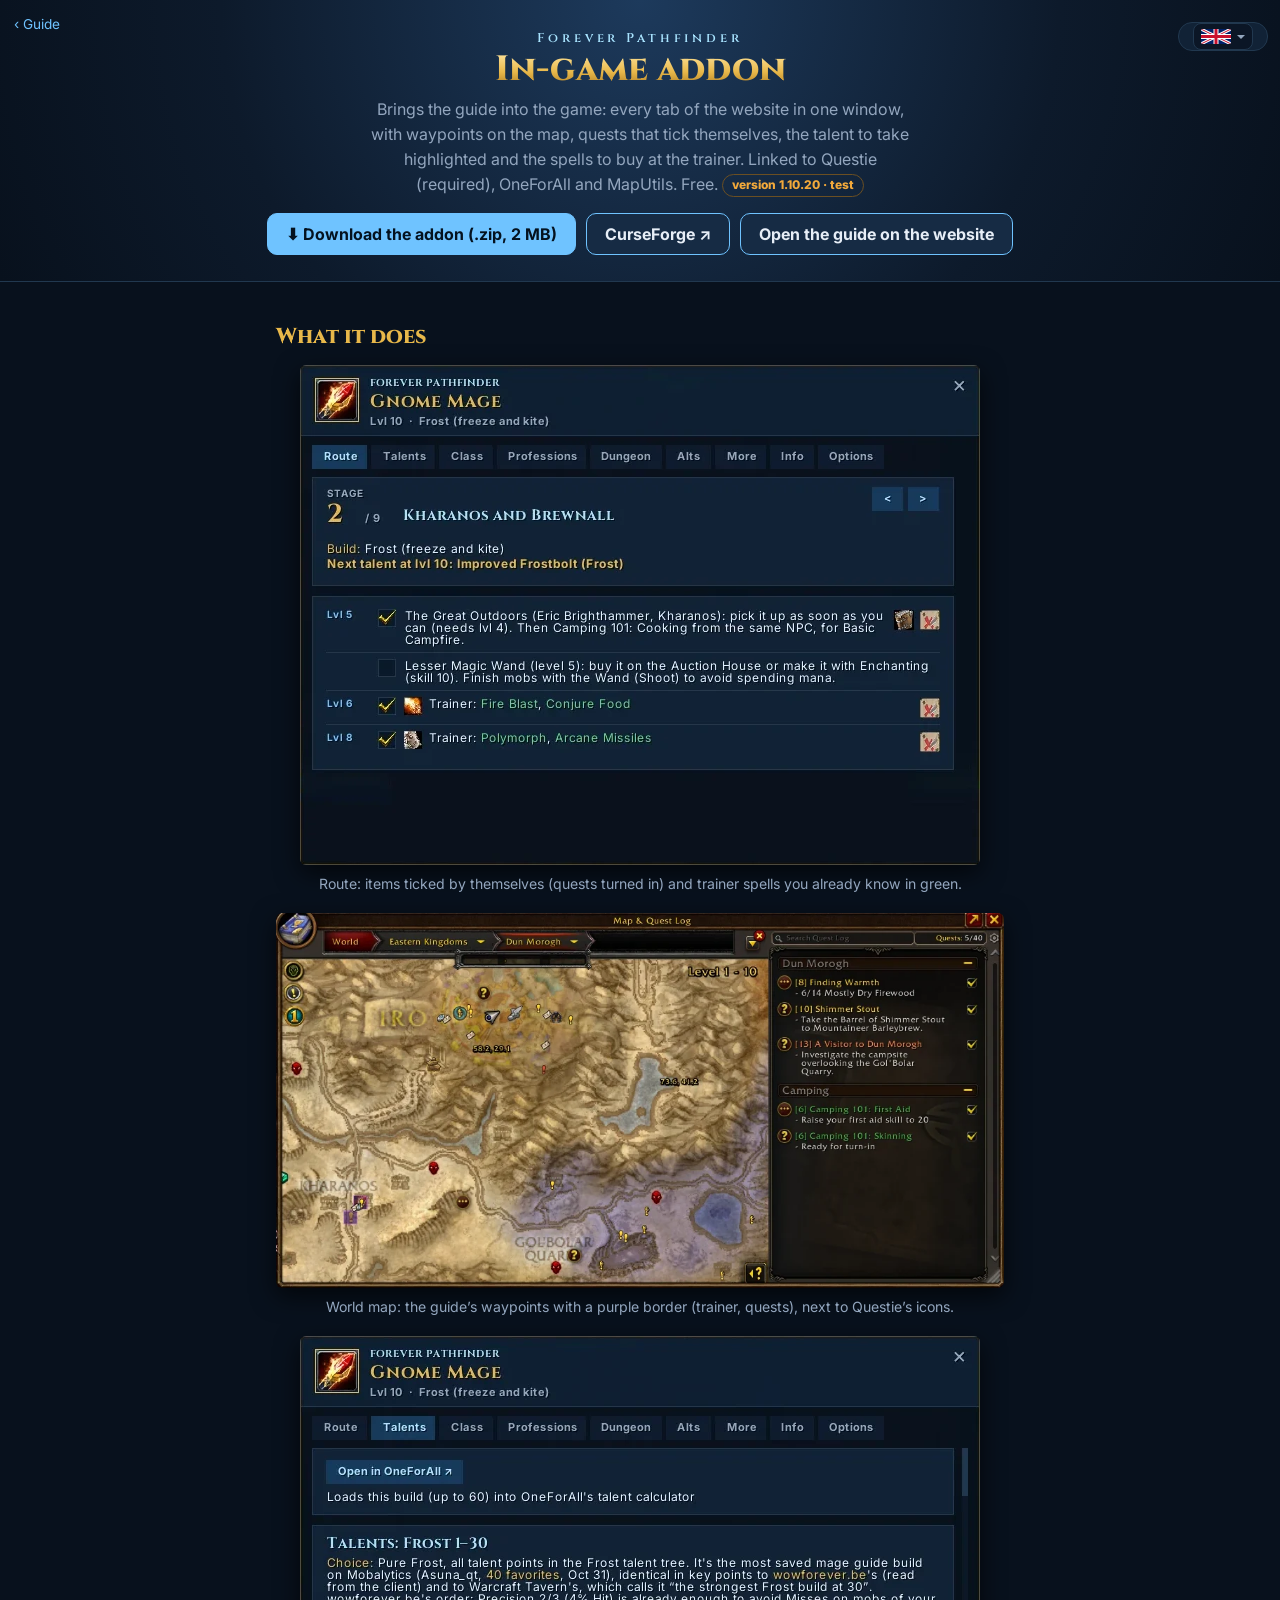
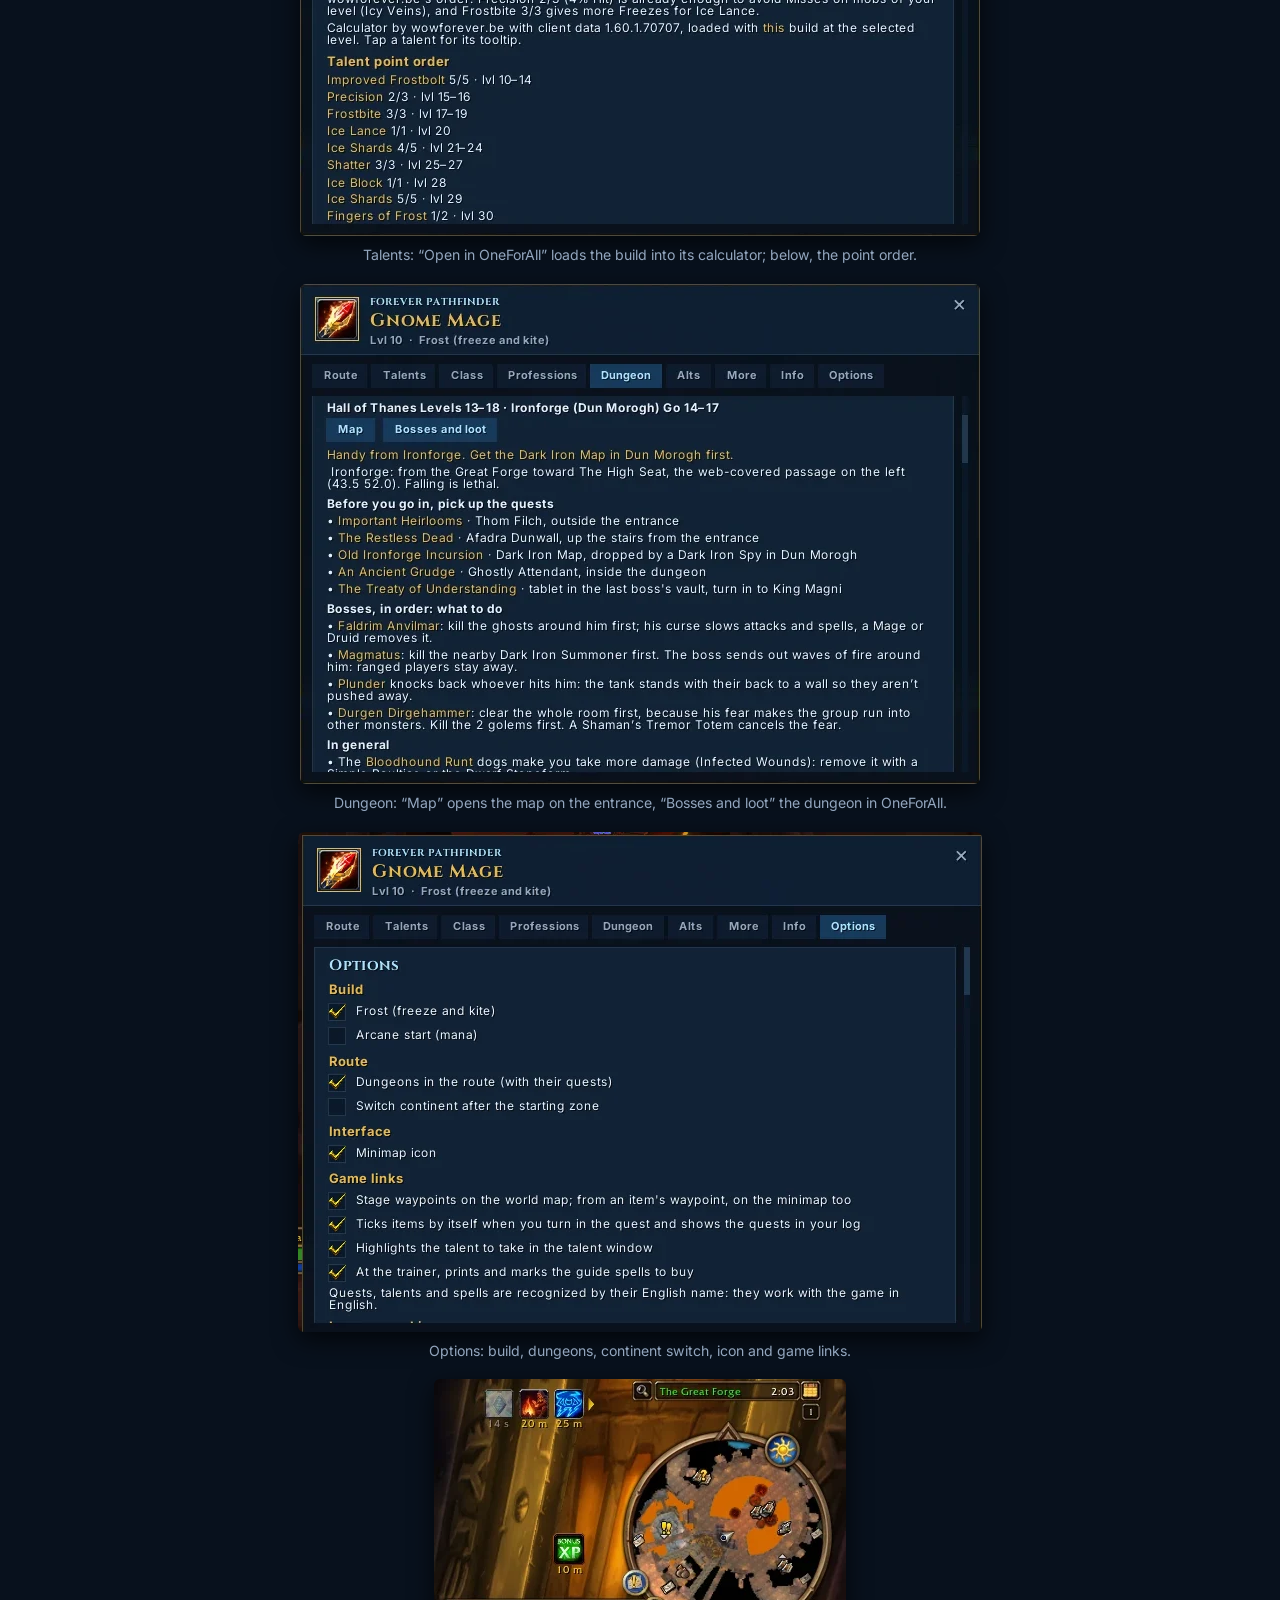
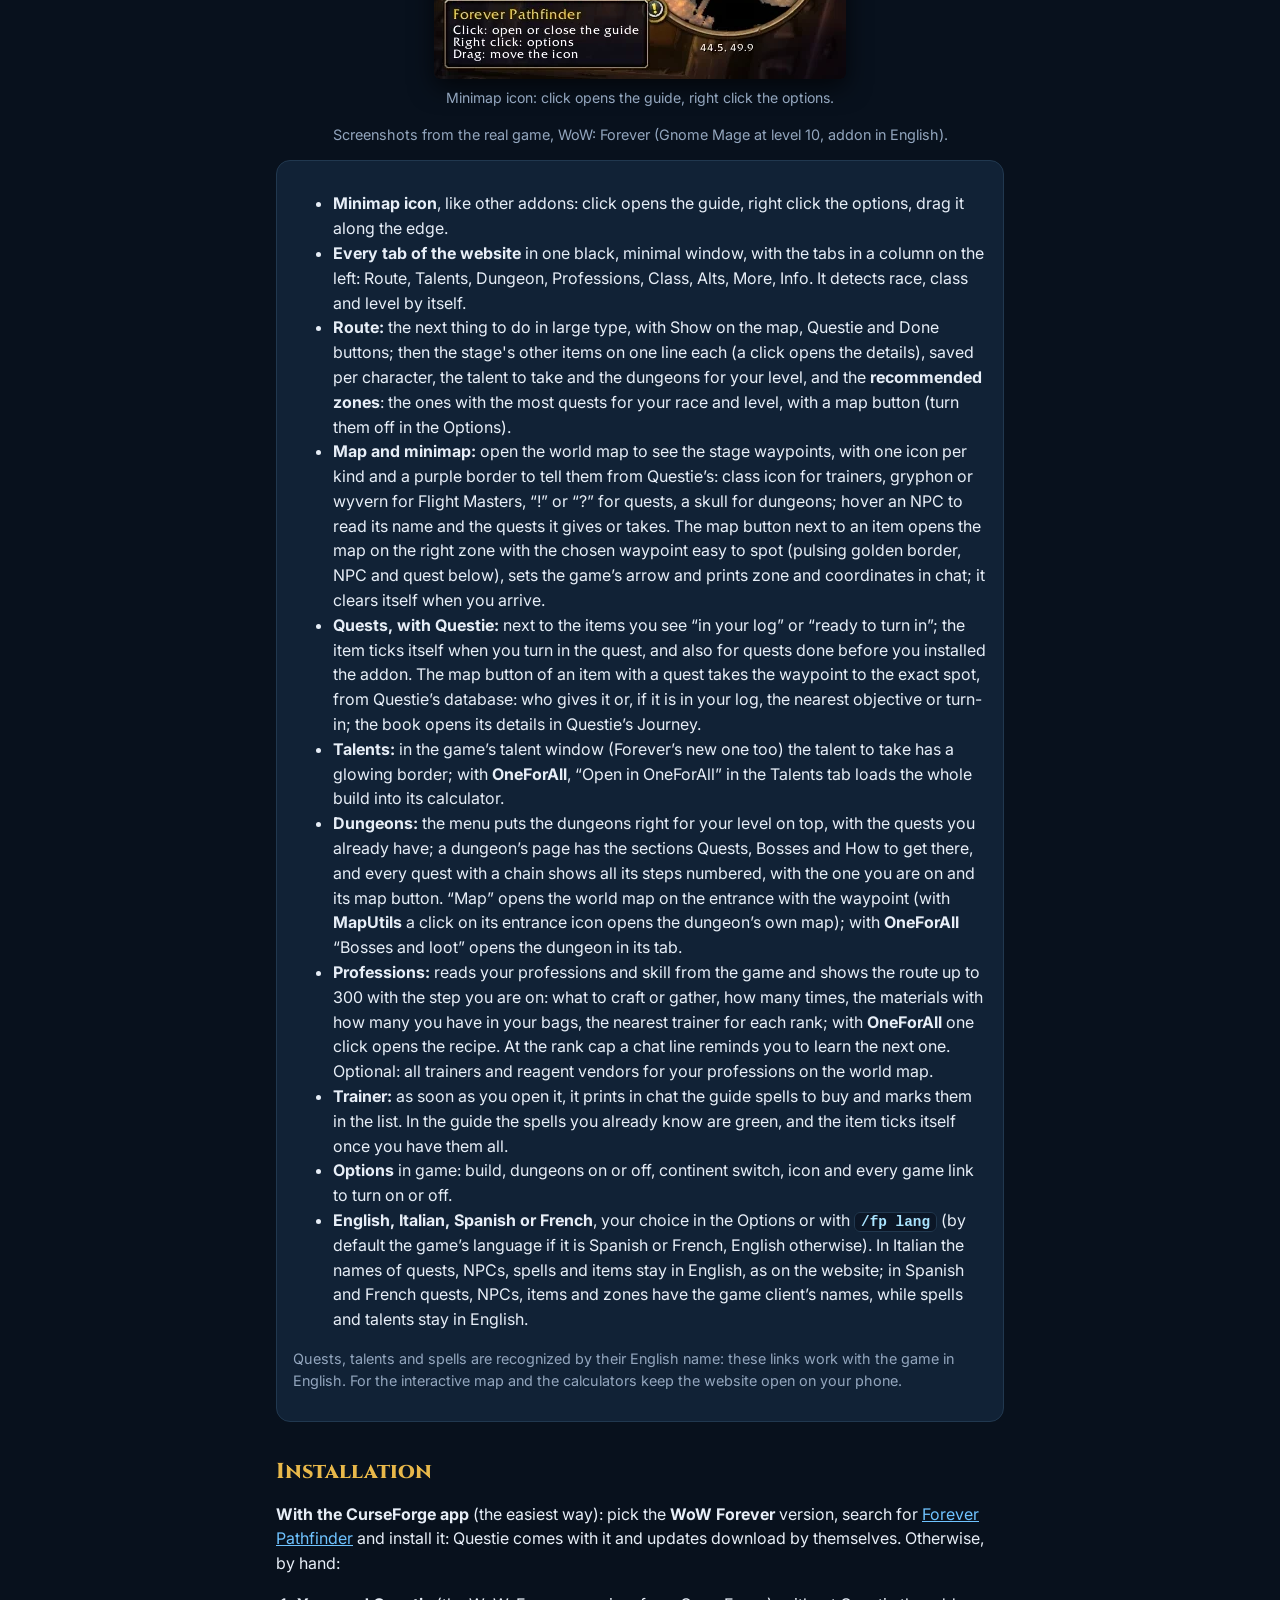
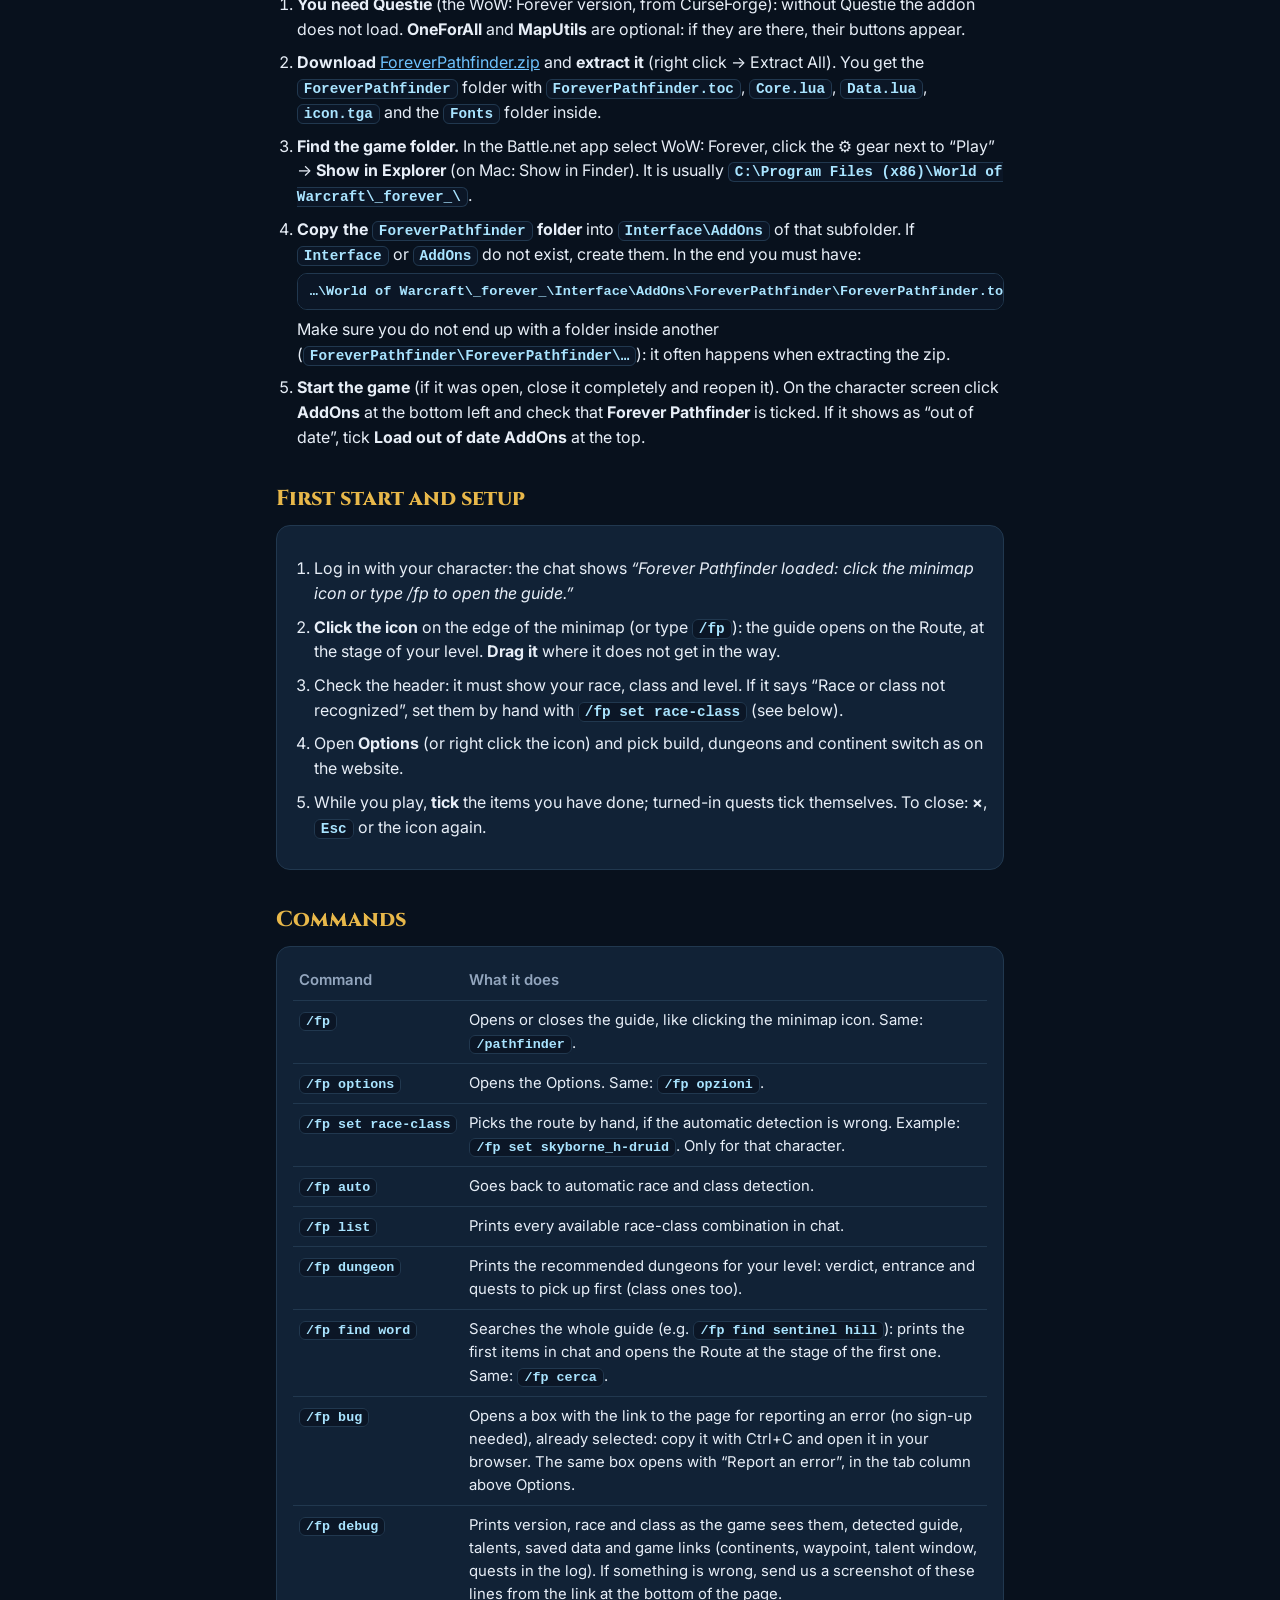
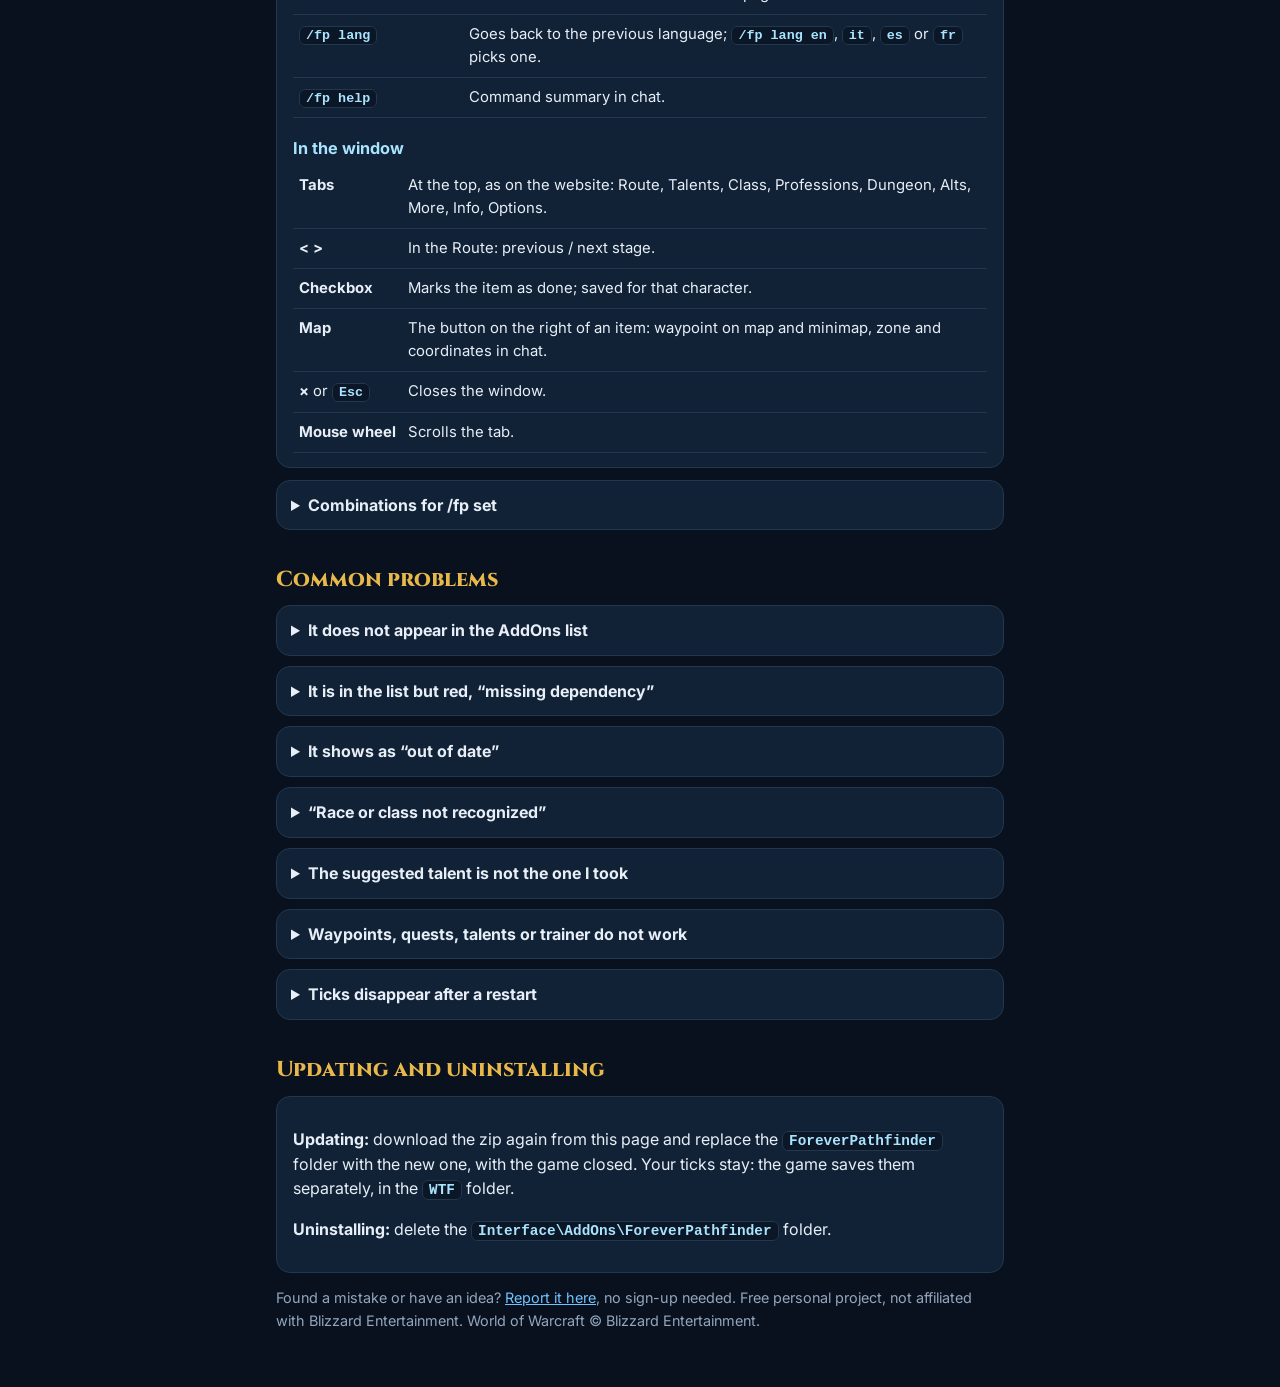
<file: addon.html>
<!DOCTYPE html>
<html lang="it"><head>
<meta charset="utf-8"><meta name="viewport" content="width=device-width, initial-scale=1, viewport-fit=cover">
<meta name="theme-color" content="#0a1422">
<title>Addon Forever Pathfinder – WoW: Forever</title>
<meta name="description" content="Addon gratuito per WoW: Forever: la guida Forever Pathfinder dentro il gioco. Installazione, setup e comandi.">
<link rel="icon" href="icon-192.png"><link rel="apple-touch-icon" href="icon-180.png">
<link rel="preconnect" href="https://fonts.googleapis.com"><link rel="preconnect" href="https://fonts.gstatic.com" crossorigin>
<link href="https://fonts.googleapis.com/css2?family=Cinzel:wght@600;800&family=Inter:wght@400;600;800&display=swap" rel="stylesheet">
<!-- pagina scritta a mano (non generata da build.js): due lingue nella stessa pagina, scelta come nel sito (wfcLang, poi lingua del browser) -->
<style>
:root{--bg:#08111d;--bg2:#0d1a2b;--card:#112236;--card2:#162b44;--tx:#e7eef7;--mu:#93a6be;--ac:#6fc3ff;--ice:#a9e4ff;--gold:#e8b84a;--ok:#5fd68b;--wa:#f2a93b;--bd:#21384f;--r:14px}
*{box-sizing:border-box}
body{margin:0;background:var(--bg);color:var(--tx);font:16px/1.55 Inter,system-ui,sans-serif}
a{color:var(--ac)}
.hero{position:relative;text-align:center;padding:30px 16px 22px;background:radial-gradient(circle at 50% 0,#1d3a5c 0,var(--bg2) 60%,var(--bg) 100%);border-bottom:1px solid var(--bd)}
.hero small{display:block;font:600 .8rem Cinzel,serif;letter-spacing:.3em;color:var(--ice)}
.hero h1{margin:.1em 0 0;font:800 2.2rem/1.1 Cinzel,serif;background:linear-gradient(#ffe7a3,#e8b84a 55%,#a8761e);-webkit-background-clip:text;background-clip:text;color:transparent}
.hero p{margin:.5em auto 0;max-width:34em;color:var(--mu)}
.lang{position:absolute;top:12px;right:12px;z-index:3;text-align:left}.lang>summary{display:flex;align-items:center;gap:6px;padding:5px 7px;border:1px solid var(--bd);border-radius:8px;background:#0b1626;cursor:pointer;list-style:none;line-height:0}.lang>summary::-webkit-details-marker{display:none}.lang>summary:after{content:"";border:4px solid transparent;border-top-color:var(--mu);margin-top:4px}.lang>summary:hover,.lang[open]>summary{border-color:var(--gold)}.lang>div{position:absolute;right:0;top:calc(100% + 6px);display:grid;min-width:160px;padding:4px;border-radius:9px;background:#0b1626;border:1px solid var(--bd);box-shadow:0 10px 28px #000a}.lang a{display:flex;align-items:center;gap:10px;padding:9px 10px;border-radius:6px;color:var(--tx,#e7eef7);text-decoration:none;line-height:1.2}.lang a:hover,.lang a[aria-current]{background:var(--card2)}.lang a[aria-current]{color:var(--gold)}.lang svg{display:block;border-radius:2px;flex:none}
.back{position:absolute;top:14px;left:14px;font-size:.85rem;text-decoration:none}
main{max-width:760px;margin:0 auto;padding:6px 16px 40px}
h2{font:800 1.35rem Cinzel,serif;color:var(--gold);margin:1.6em 0 .5em}
h3{margin:1.1em 0 .3em;color:var(--ice);font-size:1.02rem}
.card{background:var(--card);border:1px solid var(--bd);border-radius:var(--r);padding:14px 16px;margin:12px 0}
.btn{display:inline-flex;align-items:center;gap:6px;border:1px solid var(--ac);border-radius:10px;padding:10px 18px;font:700 1rem Inter,sans-serif;text-decoration:none;color:#04121f;background:var(--ac)}
.btn.sec{background:var(--card2);color:var(--tx)}
.btns{display:flex;flex-wrap:wrap;gap:10px;justify-content:center;margin:16px 0 4px}
.pill{display:inline-block;border-radius:99px;padding:1px 9px;font-size:.75rem;font-weight:800;border:1px solid #6b4f22;color:var(--wa);vertical-align:middle}
.note{color:var(--mu);font-size:.9rem}
ol.steps{padding-left:1.3em}ol.steps li{margin:.55em 0}
code,kbd{font:600 .9em ui-monospace,Consolas,monospace;background:#0b1626;border:1px solid var(--bd);border-radius:6px;padding:1px 6px;color:var(--ice)}
pre{background:#0b1626;border:1px solid var(--bd);border-radius:10px;padding:10px 12px;overflow-x:auto;font:600 .85rem ui-monospace,Consolas,monospace;color:var(--ice);margin:.5em 0}
table{width:100%;border-collapse:collapse;font-size:.93rem}
td,th{text-align:left;padding:8px 6px;border-bottom:1px solid var(--bd);vertical-align:top}th{color:var(--mu);font-weight:600}
td:first-child{white-space:nowrap}
details{background:var(--card);border:1px solid var(--bd);border-radius:var(--r);margin:10px 0;padding:0 14px}
summary{cursor:pointer;padding:12px 0;font-weight:700}details[open]{padding-bottom:12px}
.gal{display:grid;grid-template-columns:1fr;gap:18px;margin:14px 0}
.gal figure{margin:0}
.gal img{display:block;width:auto;max-width:100%;height:auto;margin:0 auto;border-radius:6px;box-shadow:0 8px 24px #000a}
.gal figcaption{color:var(--mu);font-size:.88rem;margin-top:8px;text-align:center}
.keys{display:flex;flex-wrap:wrap;gap:6px}.keys code{font-size:.8rem}
[data-l]{display:none}html[lang=it] [data-l=it],html[lang=en] [data-l=en],html[lang=es] [data-l=es],html[lang=fr] [data-l=fr]{display:block}
html[lang=it] span[data-l=it],html[lang=en] span[data-l=en],html[lang=es] span[data-l=es],html[lang=fr] span[data-l=fr]{display:inline}
.totop{position:fixed;right:16px;bottom:max(16px,env(safe-area-inset-bottom));width:48px;height:48px;border-radius:50%;display:grid;place-items:center;background:var(--card2);color:var(--gold);border:1px solid var(--gold);box-shadow:0 6px 18px #000a;cursor:pointer;opacity:0;transform:translateY(12px);pointer-events:none;transition:opacity .2s,transform .2s}.totop.on{opacity:1;transform:none;pointer-events:auto}
@media(prefers-reduced-motion:reduce){.totop{transition:none}html{scroll-behavior:auto}}
@media(max-width:520px){.btn,.back,.lang>summary,.lang a{min-height:44px}.back{display:inline-flex;align-items:center;padding:0 6px}.lang>summary{min-width:44px;justify-content:center}}
@media(max-width:480px){.hero h1{font-size:1.8rem}td:first-child{white-space:normal}}
</style></head><body>

<header class="hero">
 <a class="back" href="./"><span data-l="it">‹ Guida</span><span data-l="en">‹ Guide</span><span data-l="es">‹ Guía</span><span data-l="fr">‹ Guide</span></a>
 <details class="lang" id="lang"><summary aria-label="Lingua · Language · Idioma · Langue"></summary><div><a href="#" data-lang="it" lang="it"><svg viewBox="0 0 60 30" width="30" height="15" aria-hidden="true"><path fill="#009246" d="M0 0h20v30H0z"/><path fill="#fff" d="M20 0h20v30H20z"/><path fill="#CE2B37" d="M40 0h20v30H40z"/></svg>Italiano</a><a href="#" data-lang="en" lang="en"><svg viewBox="0 0 60 30" width="30" height="15" aria-hidden="true"><path fill="#012169" d="M0 0h60v30H0z"/><path stroke="#fff" stroke-width="6" d="M0 0l60 30M60 0L0 30"/><path stroke="#C8102E" stroke-width="2" d="M0 0l60 30M60 0L0 30"/><path stroke="#fff" stroke-width="10" d="M30 0v30M0 15h60"/><path stroke="#C8102E" stroke-width="6" d="M30 0v30M0 15h60"/></svg>English</a><a href="#" data-lang="es" lang="es"><svg viewBox="0 0 60 30" width="30" height="15" aria-hidden="true"><path fill="#AA151B" d="M0 0h60v30H0z"/><path fill="#F1BF00" d="M0 7.5h60v15H0z"/></svg>Español</a><a href="#" data-lang="fr" lang="fr"><svg viewBox="0 0 60 30" width="30" height="15" aria-hidden="true"><path fill="#002395" d="M0 0h20v30H0z"/><path fill="#fff" d="M20 0h20v30H20z"/><path fill="#ED2939" d="M40 0h20v30H40z"/></svg>Français</a></div></details>
 <small>Forever Pathfinder</small>
 <h1><span data-l="it">Addon in gioco</span><span data-l="en">In-game addon</span><span data-l="es">Addon para el juego</span><span data-l="fr">Addon en jeu</span></h1>
 <p data-l="it">Porta la guida dentro il gioco: tutte le schede del sito in una finestra, con i segnaposti sulla mappa, le quest che si spuntano da sole, il talento da prendere evidenziato e gli spell da comprare al trainer. Collegata a Questie (obbligatorio), OneForAll e MapUtils. GRATIS. <span class="pill">versione 1.10.20 · prova</span></p>
 <p data-l="en">Brings the guide into the game: every tab of the website in one window, with waypoints on the map, quests that tick themselves, the talent to take highlighted and the spells to buy at the trainer. Linked to Questie (required), OneForAll and MapUtils. Free. <span class="pill">version 1.10.20 · test</span></p>
 <p data-l="es">Lleva la guía dentro del juego: todas las pestañas del sitio en una ventana, con puntos en el mapa, misiones que se marcan solas, el talento que coger resaltado y los hechizos que comprar en el entrenador. Conectada con Questie (obligatorio), OneForAll y MapUtils. Gratis. <span class="pill">versión 1.10.20 · prueba</span></p>
 <p data-l="fr">Emmène le guide dans le jeu : tous les onglets du site dans une fenêtre, avec des repères sur la carte, des quêtes qui se cochent toutes seules, le talent à prendre mis en évidence et les sorts à acheter chez le Trainer. Lié à Questie (obligatoire), OneForAll et MapUtils. Gratuit. <span class="pill">version 1.10.20 · test</span></p>
 <div class="btns"><a class="btn" href="ForeverPathfinder.zip" download><span data-l="it">⬇ Scarica l’addon (.zip, 2 MB)</span><span data-l="en">⬇ Download the addon (.zip, 2 MB)</span><span data-l="es">⬇ Descargar el addon (.zip, 2 MB)</span><span data-l="fr">⬇ Télécharger l’addon (.zip, 2 Mo)</span></a><a class="btn sec" href="https://www.curseforge.com/wow/addons/forever-pathfinder" target="_blank" rel="noopener"><span data-l="it">CurseForge ↗</span><span data-l="en">CurseForge ↗</span><span data-l="es">CurseForge ↗</span><span data-l="fr">CurseForge ↗</span></a><a class="btn sec" href="./"><span data-l="it">Apri la guida sul sito</span><span data-l="en">Open the guide on the website</span><span data-l="es">Abrir la guía en el sitio</span><span data-l="fr">Ouvrir le guide sur le site</span></a></div>
</header>

<main>
<!-- ================= ITALIANO ================= -->
<div data-l="it">
 <h2>Cosa fa</h2>
 <div class="gal">
  <figure><img src="addon/pubblicazione/gioco-percorso.webp" width="680" height="500" alt="Percorso: voci spuntate da sole (quest consegnate) e spell del trainer già apprese in verde." loading="lazy"><figcaption>Percorso: voci spuntate da sole (quest consegnate) e spell del trainer già apprese in verde.</figcaption></figure>
  <figure><img src="addon/pubblicazione/gioco-mappa.webp" width="1038" height="535" alt="Mappa del mondo: i segnaposti della guida con il bordo viola (trainer, quest), accanto alle icone di Questie." loading="lazy"><figcaption>Mappa del mondo: i segnaposti della guida con il bordo viola (trainer, quest), accanto alle icone di Questie.</figcaption></figure>
  <figure><img src="addon/pubblicazione/gioco-talenti.webp" width="680" height="500" alt="Talenti: «Open in OneForAll» carica la build nel suo calcolatore; sotto, l’ordine dei punti." loading="lazy"><figcaption>Talenti: «Open in OneForAll» carica la build nel suo calcolatore; sotto, l’ordine dei punti.</figcaption></figure>
  <figure><img src="addon/pubblicazione/gioco-dungeon.webp" width="680" height="500" alt="Dungeon: «Map» apre la mappa sull’ingresso, «Bosses and loot» il dungeon in OneForAll." loading="lazy"><figcaption>Dungeon: «Map» apre la mappa sull’ingresso, «Bosses and loot» il dungeon in OneForAll.</figcaption></figure>
  <figure><img src="addon/pubblicazione/gioco-opzioni.webp" width="684" height="500" alt="Opzioni: build, dungeon, cambio di continente, icona e collegamenti col gioco." loading="lazy"><figcaption>Opzioni: build, dungeon, cambio di continente, icona e collegamenti col gioco.</figcaption></figure>
  <figure><img src="addon/pubblicazione/gioco-minimappa.webp" width="412" height="300" alt="Icona sulla minimappa: clic apre la guida, clic destro le opzioni." loading="lazy"><figcaption>Icona sulla minimappa: clic apre la guida, clic destro le opzioni.</figcaption></figure>
 </div>
 <p class="note" style="text-align:center">Screenshot dal gioco vero, WoW: Forever (Gnome Mage al livello 10, addon in inglese).</p>
 <div class="card">
  <ul>
   <li><b>Icona sulla minimappa</b>, come gli altri addon: clic apre la guida, clic destro le opzioni, si trascina lungo il bordo.</li>
   <li><b>Tutte le schede del sito</b> in una finestra nera e minimale, con le schede in una colonna a sinistra: Percorso, Talent, Dungeon, Profession, Classe, Alt, Altro, Info. Riconosce da solo razza, classe e livello.</li>
   <li><b>Percorso:</b> la prossima cosa da fare in grande, con i pulsanti Mostra sulla mappa, Questie e Fatto; poi le altre voci della tappa su una riga ciascuna (un clic apre il dettaglio), salvate per ogni personaggio, il talento da prendere, i dungeon adatti al tuo livello e le <b>zone consigliate</b>: quelle con più quest per la tua razza e il tuo livello, con il pulsante mappa (si spengono dalle Opzioni).</li>
   <li><b>Mappa e minimappa:</b> aprendo la mappa del mondo vedi i segnaposti della tappa, con un’icona per tipo e un bordo viola per distinguerli da Questie: classe per il trainer, grifone o viverna per il Flight Master, «!» o «?» per le quest, teschio per i dungeon; sopra un NPC leggi il suo nome e le quest che dà o ritira. Il pulsante con la mappa accanto a una voce apre la mappa sulla zona giusta con il segnaposto scelto ben visibile (bordo dorato che pulsa, NPC e quest sotto), mette la freccia del gioco e scrive in chat zona e coordinate; all’arrivo si toglie da solo.</li>
   <li><b>Quest, con Questie:</b> accanto alle voci vedi «nel registro» o «da consegnare»; la voce si spunta da sola quando consegni la quest, e anche per le quest fatte prima di installare l’addon. Il pulsante mappa di una voce con quest porta il segnaposto sul punto esatto, dal database di Questie: chi la dà o, se è nel registro, l’obiettivo o la consegna più vicina; il libro apre la sua scheda nel Journey di Questie.</li>
   <li><b>Talenti:</b> nella finestra dei talenti del gioco (anche quella nuova di Forever) il talento da prendere ha un bordo luminoso; con <b>OneForAll</b>, nella scheda Talent «Apri in OneForAll» carica tutta la build nel suo calcolatore.</li>
   <li><b>Dungeon:</b> il menu mette in cima i dungeon adatti al tuo livello, con le quest che hai già; la scheda di un dungeon ha le sezioni Quest, Boss e Come arrivarci, e ogni quest con una catena mostra tutti i passi numerati, con quello a cui sei e il pulsante mappa. «Mappa» apre la mappa del mondo sull’ingresso con il segnaposto (con <b>MapUtils</b> un clic sull’icona d’ingresso apre la mappa interna); con <b>OneForAll</b> «Boss e loot» apre il dungeon nella sua scheda.</li>
   <li><b>Profession:</b> legge dal gioco le profession che hai e la tua skill e mostra il percorso fino a 300 con il passo in cui sei: cosa craftare o raccogliere, quante volte, i materiali con quanti ne hai nelle borse, il trainer più vicino per ogni grado; con <b>OneForAll</b> un clic apre la ricetta. Al massimo del grado una riga in chat ti ricorda di impararne uno nuovo. Facoltativo: tutti i trainer e i reagent vendor delle tue profession sulla mappa del mondo.</li>
   <li><b>Trainer:</b> appena lo apri, scrive in chat gli spell della guida da comprare e li segna nell’elenco. Nella guida gli spell che conosci già sono in verde e la voce si spunta da sola quando li hai tutti.</li>
   <li><b>Opzioni</b> nel gioco: build, dungeon sì o no, cambio di continente, icona e ogni collegamento col gioco da accendere o spegnere.</li>
   <li><b>Inglese, italiano, spagnolo o francese</b>, a scelta nelle Opzioni o con <kbd>/fp lang</kbd> (di base la lingua del gioco se è spagnolo o francese, altrimenti inglese). In italiano i nomi di quest, NPC, spell e oggetti restano in inglese, come sul sito; in spagnolo e francese quest, NPC, oggetti e zone hanno i nomi del client del gioco, spell e talenti restano in inglese.</li>
  </ul>
  <p class="note">Quest, talenti e spell si riconoscono dal nome inglese: questi collegamenti funzionano con il gioco in inglese. Per la mappa interattiva e i calcolatori tieni aperto il sito sul telefono.</p>
 </div>

 <h2>Installazione</h2>
 <p><b>Con l’app CurseForge</b> (il modo più semplice): scegli la versione <b>WoW Forever</b>, cerca <a href="https://www.curseforge.com/wow/addons/forever-pathfinder" target="_blank" rel="noopener">Forever Pathfinder</a> e installalo: Questie arriva insieme e gli aggiornamenti si scaricano da soli. Altrimenti, a mano:</p>
 <ol class="steps">
  <li><b>Serve Questie</b> (versione per WoW: Forever, da CurseForge): senza Questie l’addon non si carica. <b>OneForAll</b> e <b>MapUtils</b> sono facoltativi: se ci sono, compaiono i loro pulsanti.</li>
  <li><b>Scarica</b> <a href="ForeverPathfinder.zip" download>ForeverPathfinder.zip</a> ed <b>estrailo</b> (tasto destro → Estrai tutto). Ottieni la cartella <code>ForeverPathfinder</code> con dentro <code>ForeverPathfinder.toc</code>, <code>Core.lua</code>, <code>Data.lua</code>, <code>icon.tga</code> e la cartella <code>Fonts</code>.</li>
  <li><b>Trova la cartella del gioco.</b> Nell’app Battle.net seleziona WoW: Forever, tocca l’ingranaggio ⚙ accanto a «Gioca» → <b>Mostra in Esplora risorse</b> (su Mac: Mostra nel Finder). Di solito è <code>C:\Program Files (x86)\World of Warcraft\_forever_\</code>.</li>
  <li><b>Copia la cartella</b> <code>ForeverPathfinder</code> dentro <code>Interface\AddOns</code> di quella sottocartella. Se <code>Interface</code> o <code>AddOns</code> non esistono, creale tu. Alla fine deve esserci:
   <pre>…\World of Warcraft\_forever_\Interface\AddOns\ForeverPathfinder\ForeverPathfinder.toc</pre>
   Attento a non avere una cartella dentro l’altra (<code>ForeverPathfinder\ForeverPathfinder\…</code>): succede spesso estraendo lo zip.</li>
  <li><b>Avvia il gioco</b> (se era aperto, chiudilo e riaprilo del tutto). Nella schermata dei personaggi tocca <b>AddOns</b> in basso a sinistra e controlla che <b>Forever Pathfinder</b> sia spuntato. Se risulta «non aggiornato», spunta <b>Carica AddOn non aggiornati</b> in alto.</li>
 </ol>

 <h2>Primo avvio e setup</h2>
 <div class="card">
  <ol class="steps">
   <li>Entra con il personaggio: in chat compare <i>«Forever Pathfinder caricato: clic sull’icona della minimappa o /fp per aprire la guida.»</i></li>
   <li><b>Clic sull’icona</b> sul bordo della minimappa (o scrivi <kbd>/fp</kbd>): si apre la guida sul Percorso, alla tappa del tuo livello. <b>Trascinala</b> dove non ti dà fastidio.</li>
   <li>Controlla la testata: deve dire la tua razza, classe e livello. Se c’è scritto «Razza o classe non riconosciute», impostale a mano con <kbd>/fp set razza-classe</kbd> (vedi sotto).</li>
   <li>Apri <b>Opzioni</b> (o clic destro sull’icona) e scegli build, dungeon e cambio di continente come sul sito.</li>
   <li>Mentre giochi, <b>spunta</b> le voci fatte; le quest consegnate si spuntano da sole. Per chiudere: <b>×</b>, <kbd>Esc</kbd> o di nuovo l’icona.</li>
  </ol>
 </div>

 <h2>Comandi</h2>
 <div class="card" style="overflow-x:auto">
  <table>
   <tr><th>Comando</th><th>Cosa fa</th></tr>
   <tr><td><kbd>/fp</kbd></td><td>Apre o chiude la guida, come il clic sull’icona della minimappa. Uguale: <kbd>/pathfinder</kbd>.</td></tr>
   <tr><td><kbd>/fp opzioni</kbd></td><td>Apre le Opzioni. Uguale: <kbd>/fp options</kbd>.</td></tr>
   <tr><td><kbd>/fp set razza-classe</kbd></td><td>Sceglie a mano il percorso, se il riconoscimento automatico sbaglia. Esempio: <kbd>/fp set skyborne_h-druid</kbd>. Vale solo per quel personaggio.</td></tr>
   <tr><td><kbd>/fp auto</kbd></td><td>Torna al riconoscimento automatico di razza e classe.</td></tr>
   <tr><td><kbd>/fp list</kbd></td><td>Scrive in chat tutte le combinazioni razza-classe disponibili.</td></tr>
   <tr><td><kbd>/fp dungeon</kbd></td><td>Scrive in chat i dungeon consigliati al tuo livello: giudizio, ingresso e quest da prendere prima (anche di classe).</td></tr>
   <tr><td><kbd>/fp cerca parola</kbd></td><td>Cerca in tutta la guida (es. <kbd>/fp cerca sentinel hill</kbd>): scrive le prime voci in chat e apre il Percorso sulla tappa della prima. Uguale: <kbd>/fp find</kbd>.</td></tr>
   <tr><td><kbd>/fp bug</kbd></td><td>Apre un riquadro col link della pagina per segnalare un errore (senza registrarti), già selezionato: copialo con Ctrl+C e aprilo nel browser. Lo stesso riquadro si apre con «Segnala un errore», nella colonna delle schede sopra Opzioni.</td></tr>
   <tr><td><kbd>/fp debug</kbd></td><td>Scrive in chat versione, razza e classe come le vede il gioco, guida riconosciuta, talenti, salvataggi e collegamenti col gioco (continenti, segnaposto, finestra dei talenti, quest nel registro). Se qualcosa non va, mandaci uno screenshot di queste righe dal link in fondo alla pagina.</td></tr>
   <tr><td><kbd>/fp lang</kbd></td><td>Torna alla lingua di prima; <kbd>/fp lang it</kbd>, <kbd>en</kbd>, <kbd>es</kbd> o <kbd>fr</kbd> ne sceglie una.</td></tr>
   <tr><td><kbd>/fp help</kbd></td><td>Riassunto dei comandi in chat.</td></tr>
  </table>
  <h3>Nella finestra</h3>
  <table>
   <tr><td><b>Schede</b></td><td>In alto, come sul sito: Percorso, Talent, Classe, Profession, Dungeon, Alt, Altro, Info, Opzioni.</td></tr>
   <tr><td><b>&lt; &gt;</b></td><td>Nel Percorso: tappa precedente / successiva.</td></tr>
   <tr><td><b>Casella</b></td><td>Spunta la voce come fatta; resta salvata per quel personaggio.</td></tr>
   <tr><td><b>Mappa</b></td><td>Il pulsante a destra di una voce: segnaposto su mappa e minimappa, zona e coordinate in chat.</td></tr>
   <tr><td><b>×</b> o <kbd>Esc</kbd></td><td>Chiude la finestra.</td></tr>
   <tr><td><b>Rotella</b></td><td>Scorre la scheda.</td></tr>
  </table>
 </div>
 <details><summary>Combinazioni per /fp set</summary>
  <p class="note">Scrivi la combinazione esattamente così (minuscolo, trattino in mezzo). Skyborne: <code>skyborne_a</code> per l’Alleanza, <code>skyborne_h</code> per l’Orda.</p>
  <div class="keys" id="keysIt"></div>
 </details>

 <h2>Problemi comuni</h2>
 <details><summary>Non compare nella lista degli AddOns</summary><p>La cartella è nel posto sbagliato o è doppia. Deve esserci il file <code>Interface\AddOns\ForeverPathfinder\ForeverPathfinder.toc</code> dentro la cartella di <b>Forever</b> (non di Retail o Classic Era). Poi chiudi e riapri il gioco del tutto.</p></details>
 <details><summary>È nella lista ma in rosso, «dipendenza mancante»</summary><p>Manca <b>Questie</b> (o è spento): installalo dalla sua pagina di CurseForge, versione per WoW: Forever, e spuntalo nella lista degli AddOns.</p></details>
 <details><summary>Risulta «non aggiornato» (out of date)</summary><p>Nella schermata AddOns spunta <b>Carica AddOn non aggiornati</b>. Succede quando Blizzard aggiorna il gioco prima di noi; pubblicheremo una versione aggiornata.</p></details>
 <details><summary>«Razza o classe non riconosciute»</summary><p>Capita soprattutto con gli Skyborne, il cui nome interno lo vedremo solo al lancio. Usa <kbd>/fp set</kbd> con la tua combinazione (es. <kbd>/fp set skyborne_a-mage</kbd>) e segnalacelo con uno screenshot di <kbd>/fp debug</kbd>.</p></details>
 <details><summary>Il talento indicato non è quello che ho preso</summary><p>L’addon segue l’ordine della build scelta nelle Opzioni e conta i punti già spesi. Se hai messo punti altrove, da lì in poi i consigli scorrono di conseguenza: conta il numero di punti, non quali hai preso. Per un’altra build cambiala nelle Opzioni.</p></details>
 <details><summary>Segnaposti, quest, talenti o trainer non funzionano</summary><p>Si riconoscono dal nome inglese di quest, talenti e spell: servono il gioco in inglese e il collegamento acceso nelle Opzioni. Se ancora non va, mandaci uno screenshot di <kbd>/fp debug</kbd>: l’ultima riga dice cosa vede l’addon.</p></details>
 <details><summary>Le spunte spariscono dopo il riavvio</summary><p>Nella beta di Forever c’era un bug: il gioco non rileggeva i dati salvati degli addon. Dovrebbe essere risolto al lancio; se succede ancora, segnalacelo: in <kbd>/fp debug</kbd> «caricamenti 1» anche dopo un <kbd>/reload</kbd> lo conferma.</p></details>

 <h2>Aggiornare e disinstallare</h2>
 <div class="card">
  <p><b>Aggiornare:</b> scarica di nuovo lo zip da questa pagina e sostituisci la cartella <code>ForeverPathfinder</code> con quella nuova, a gioco chiuso. Le spunte restano: il gioco le salva a parte, nella cartella <code>WTF</code>.</p>
  <p><b>Disinstallare:</b> elimina la cartella <code>Interface\AddOns\ForeverPathfinder</code>.</p>
 </div>
 <p class="note">Hai trovato un errore o hai un’idea? <a href="report.html?d=Addon">Segnalalo qui</a>, senza registrarti. Progetto personale gratuito, non affiliato a Blizzard Entertainment. World of Warcraft © Blizzard Entertainment.</p>
</div>

<!-- ================= ENGLISH ================= -->
<div data-l="en">
 <h2>What it does</h2>
 <div class="gal">
  <figure><img src="addon/pubblicazione/gioco-percorso.webp" width="680" height="500" alt="Route: items ticked by themselves (quests turned in) and trainer spells you already know in green." loading="lazy"><figcaption>Route: items ticked by themselves (quests turned in) and trainer spells you already know in green.</figcaption></figure>
  <figure><img src="addon/pubblicazione/gioco-mappa.webp" width="1038" height="535" alt="World map: the guide’s waypoints with a purple border (trainer, quests), next to Questie’s icons." loading="lazy"><figcaption>World map: the guide’s waypoints with a purple border (trainer, quests), next to Questie’s icons.</figcaption></figure>
  <figure><img src="addon/pubblicazione/gioco-talenti.webp" width="680" height="500" alt="Talents: “Open in OneForAll” loads the build into its calculator; below, the point order." loading="lazy"><figcaption>Talents: “Open in OneForAll” loads the build into its calculator; below, the point order.</figcaption></figure>
  <figure><img src="addon/pubblicazione/gioco-dungeon.webp" width="680" height="500" alt="Dungeon: “Map” opens the map on the entrance, “Bosses and loot” the dungeon in OneForAll." loading="lazy"><figcaption>Dungeon: “Map” opens the map on the entrance, “Bosses and loot” the dungeon in OneForAll.</figcaption></figure>
  <figure><img src="addon/pubblicazione/gioco-opzioni.webp" width="684" height="500" alt="Options: build, dungeons, continent switch, icon and game links." loading="lazy"><figcaption>Options: build, dungeons, continent switch, icon and game links.</figcaption></figure>
  <figure><img src="addon/pubblicazione/gioco-minimappa.webp" width="412" height="300" alt="Minimap icon: click opens the guide, right click the options." loading="lazy"><figcaption>Minimap icon: click opens the guide, right click the options.</figcaption></figure>
 </div>
 <p class="note" style="text-align:center">Screenshots from the real game, WoW: Forever (Gnome Mage at level 10, addon in English).</p>
 <div class="card">
  <ul>
   <li><b>Minimap icon</b>, like other addons: click opens the guide, right click the options, drag it along the edge.</li>
   <li><b>Every tab of the website</b> in one black, minimal window, with the tabs in a column on the left: Route, Talents, Dungeon, Professions, Class, Alts, More, Info. It detects race, class and level by itself.</li>
   <li><b>Route:</b> the next thing to do in large type, with Show on the map, Questie and Done buttons; then the stage's other items on one line each (a click opens the details), saved per character, the talent to take and the dungeons for your level, and the <b>recommended zones</b>: the ones with the most quests for your race and level, with a map button (turn them off in the Options).</li>
   <li><b>Map and minimap:</b> open the world map to see the stage waypoints, with one icon per kind and a purple border to tell them from Questie’s: class icon for trainers, gryphon or wyvern for Flight Masters, “!” or “?” for quests, a skull for dungeons; hover an NPC to read its name and the quests it gives or takes. The map button next to an item opens the map on the right zone with the chosen waypoint easy to spot (pulsing golden border, NPC and quest below), sets the game’s arrow and prints zone and coordinates in chat; it clears itself when you arrive.</li>
   <li><b>Quests, with Questie:</b> next to the items you see “in your log” or “ready to turn in”; the item ticks itself when you turn in the quest, and also for quests done before you installed the addon. The map button of an item with a quest takes the waypoint to the exact spot, from Questie’s database: who gives it or, if it is in your log, the nearest objective or turn-in; the book opens its details in Questie’s Journey.</li>
   <li><b>Talents:</b> in the game’s talent window (Forever’s new one too) the talent to take has a glowing border; with <b>OneForAll</b>, “Open in OneForAll” in the Talents tab loads the whole build into its calculator.</li>
   <li><b>Dungeons:</b> the menu puts the dungeons right for your level on top, with the quests you already have; a dungeon’s page has the sections Quests, Bosses and How to get there, and every quest with a chain shows all its steps numbered, with the one you are on and its map button. “Map” opens the world map on the entrance with the waypoint (with <b>MapUtils</b> a click on its entrance icon opens the dungeon’s own map); with <b>OneForAll</b> “Bosses and loot” opens the dungeon in its tab.</li>
   <li><b>Professions:</b> reads your professions and skill from the game and shows the route up to 300 with the step you are on: what to craft or gather, how many times, the materials with how many you have in your bags, the nearest trainer for each rank; with <b>OneForAll</b> one click opens the recipe. At the rank cap a chat line reminds you to learn the next one. Optional: all trainers and reagent vendors for your professions on the world map.</li>
   <li><b>Trainer:</b> as soon as you open it, it prints in chat the guide spells to buy and marks them in the list. In the guide the spells you already know are green, and the item ticks itself once you have them all.</li>
   <li><b>Options</b> in game: build, dungeons on or off, continent switch, icon and every game link to turn on or off.</li>
   <li><b>English, Italian, Spanish or French</b>, your choice in the Options or with <kbd>/fp lang</kbd> (by default the game’s language if it is Spanish or French, English otherwise). In Italian the names of quests, NPCs, spells and items stay in English, as on the website; in Spanish and French quests, NPCs, items and zones have the game client’s names, while spells and talents stay in English.</li>
  </ul>
  <p class="note">Quests, talents and spells are recognized by their English name: these links work with the game in English. For the interactive map and the calculators keep the website open on your phone.</p>
 </div>

 <h2>Installation</h2>
 <p><b>With the CurseForge app</b> (the easiest way): pick the <b>WoW Forever</b> version, search for <a href="https://www.curseforge.com/wow/addons/forever-pathfinder" target="_blank" rel="noopener">Forever Pathfinder</a> and install it: Questie comes with it and updates download by themselves. Otherwise, by hand:</p>
 <ol class="steps">
  <li><b>You need Questie</b> (the WoW: Forever version, from CurseForge): without Questie the addon does not load. <b>OneForAll</b> and <b>MapUtils</b> are optional: if they are there, their buttons appear.</li>
  <li><b>Download</b> <a href="ForeverPathfinder.zip" download>ForeverPathfinder.zip</a> and <b>extract it</b> (right click → Extract All). You get the <code>ForeverPathfinder</code> folder with <code>ForeverPathfinder.toc</code>, <code>Core.lua</code>, <code>Data.lua</code>, <code>icon.tga</code> and the <code>Fonts</code> folder inside.</li>
  <li><b>Find the game folder.</b> In the Battle.net app select WoW: Forever, click the ⚙ gear next to “Play” → <b>Show in Explorer</b> (on Mac: Show in Finder). It is usually <code>C:\Program Files (x86)\World of Warcraft\_forever_\</code>.</li>
  <li><b>Copy the</b> <code>ForeverPathfinder</code> <b>folder</b> into <code>Interface\AddOns</code> of that subfolder. If <code>Interface</code> or <code>AddOns</code> do not exist, create them. In the end you must have:
   <pre>…\World of Warcraft\_forever_\Interface\AddOns\ForeverPathfinder\ForeverPathfinder.toc</pre>
   Make sure you do not end up with a folder inside another (<code>ForeverPathfinder\ForeverPathfinder\…</code>): it often happens when extracting the zip.</li>
  <li><b>Start the game</b> (if it was open, close it completely and reopen it). On the character screen click <b>AddOns</b> at the bottom left and check that <b>Forever Pathfinder</b> is ticked. If it shows as “out of date”, tick <b>Load out of date AddOns</b> at the top.</li>
 </ol>

 <h2>First start and setup</h2>
 <div class="card">
  <ol class="steps">
   <li>Log in with your character: the chat shows <i>“Forever Pathfinder loaded: click the minimap icon or type /fp to open the guide.”</i></li>
   <li><b>Click the icon</b> on the edge of the minimap (or type <kbd>/fp</kbd>): the guide opens on the Route, at the stage of your level. <b>Drag it</b> where it does not get in the way.</li>
   <li>Check the header: it must show your race, class and level. If it says “Race or class not recognized”, set them by hand with <kbd>/fp set race-class</kbd> (see below).</li>
   <li>Open <b>Options</b> (or right click the icon) and pick build, dungeons and continent switch as on the website.</li>
   <li>While you play, <b>tick</b> the items you have done; turned-in quests tick themselves. To close: <b>×</b>, <kbd>Esc</kbd> or the icon again.</li>
  </ol>
 </div>

 <h2>Commands</h2>
 <div class="card" style="overflow-x:auto">
  <table>
   <tr><th>Command</th><th>What it does</th></tr>
   <tr><td><kbd>/fp</kbd></td><td>Opens or closes the guide, like clicking the minimap icon. Same: <kbd>/pathfinder</kbd>.</td></tr>
   <tr><td><kbd>/fp options</kbd></td><td>Opens the Options. Same: <kbd>/fp opzioni</kbd>.</td></tr>
   <tr><td><kbd>/fp set race-class</kbd></td><td>Picks the route by hand, if the automatic detection is wrong. Example: <kbd>/fp set skyborne_h-druid</kbd>. Only for that character.</td></tr>
   <tr><td><kbd>/fp auto</kbd></td><td>Goes back to automatic race and class detection.</td></tr>
   <tr><td><kbd>/fp list</kbd></td><td>Prints every available race-class combination in chat.</td></tr>
   <tr><td><kbd>/fp dungeon</kbd></td><td>Prints the recommended dungeons for your level: verdict, entrance and quests to pick up first (class ones too).</td></tr>
   <tr><td><kbd>/fp find word</kbd></td><td>Searches the whole guide (e.g. <kbd>/fp find sentinel hill</kbd>): prints the first items in chat and opens the Route at the stage of the first one. Same: <kbd>/fp cerca</kbd>.</td></tr>
   <tr><td><kbd>/fp bug</kbd></td><td>Opens a box with the link to the page for reporting an error (no sign-up needed), already selected: copy it with Ctrl+C and open it in your browser. The same box opens with “Report an error”, in the tab column above Options.</td></tr>
   <tr><td><kbd>/fp debug</kbd></td><td>Prints version, race and class as the game sees them, detected guide, talents, saved data and game links (continents, waypoint, talent window, quests in the log). If something is wrong, send us a screenshot of these lines from the link at the bottom of the page.</td></tr>
   <tr><td><kbd>/fp lang</kbd></td><td>Goes back to the previous language; <kbd>/fp lang en</kbd>, <kbd>it</kbd>, <kbd>es</kbd> or <kbd>fr</kbd> picks one.</td></tr>
   <tr><td><kbd>/fp help</kbd></td><td>Command summary in chat.</td></tr>
  </table>
  <h3>In the window</h3>
  <table>
   <tr><td><b>Tabs</b></td><td>At the top, as on the website: Route, Talents, Class, Professions, Dungeon, Alts, More, Info, Options.</td></tr>
   <tr><td><b>&lt; &gt;</b></td><td>In the Route: previous / next stage.</td></tr>
   <tr><td><b>Checkbox</b></td><td>Marks the item as done; saved for that character.</td></tr>
   <tr><td><b>Map</b></td><td>The button on the right of an item: waypoint on map and minimap, zone and coordinates in chat.</td></tr>
   <tr><td><b>×</b> or <kbd>Esc</kbd></td><td>Closes the window.</td></tr>
   <tr><td><b>Mouse wheel</b></td><td>Scrolls the tab.</td></tr>
  </table>
 </div>
 <details><summary>Combinations for /fp set</summary>
  <p class="note">Type the combination exactly like this (lowercase, hyphen in the middle). Skyborne: <code>skyborne_a</code> for the Alliance, <code>skyborne_h</code> for the Horde.</p>
  <div class="keys" id="keysEn"></div>
 </details>

 <h2>Common problems</h2>
 <details><summary>It does not appear in the AddOns list</summary><p>The folder is in the wrong place or doubled. You must have the file <code>Interface\AddOns\ForeverPathfinder\ForeverPathfinder.toc</code> inside the <b>Forever</b> folder (not Retail or Classic Era). Then close and reopen the game completely.</p></details>
 <details><summary>It is in the list but red, “missing dependency”</summary><p><b>Questie</b> is missing (or turned off): install it from its CurseForge page, the WoW: Forever version, and tick it in the AddOns list.</p></details>
 <details><summary>It shows as “out of date”</summary><p>On the AddOns screen tick <b>Load out of date AddOns</b>. It happens when Blizzard updates the game before we do; we will publish an updated version.</p></details>
 <details><summary>“Race or class not recognized”</summary><p>It happens mostly with Skyborne, whose internal name we will only see at launch. Use <kbd>/fp set</kbd> with your combination (e.g. <kbd>/fp set skyborne_a-mage</kbd>) and let us know with a screenshot of <kbd>/fp debug</kbd>.</p></details>
 <details><summary>The suggested talent is not the one I took</summary><p>The addon follows the order of the build picked in the Options and counts the points you have spent. If you put points elsewhere, the suggestions move on accordingly: it counts how many points, not which ones. For another build change it in the Options.</p></details>
 <details><summary>Waypoints, quests, talents or trainer do not work</summary><p>They are recognized by the English name of quests, talents and spells: you need the game in English and the link turned on in the Options. If it still does not work, send us a screenshot of <kbd>/fp debug</kbd>: the last line says what the addon sees.</p></details>
 <details><summary>Ticks disappear after a restart</summary><p>The Forever beta had a bug: the game did not read addons’ saved data back. It should be fixed at launch; if it still happens, let us know: in <kbd>/fp debug</kbd>, “loads 1” even after a <kbd>/reload</kbd> confirms it.</p></details>

 <h2>Updating and uninstalling</h2>
 <div class="card">
  <p><b>Updating:</b> download the zip again from this page and replace the <code>ForeverPathfinder</code> folder with the new one, with the game closed. Your ticks stay: the game saves them separately, in the <code>WTF</code> folder.</p>
  <p><b>Uninstalling:</b> delete the <code>Interface\AddOns\ForeverPathfinder</code> folder.</p>
 </div>
 <p class="note">Found a mistake or have an idea? <a href="report.html?d=Addon">Report it here</a>, no sign-up needed. Free personal project, not affiliated with Blizzard Entertainment. World of Warcraft © Blizzard Entertainment.</p>
</div>

<!-- ================= ESPAÑOL ================= -->
<div data-l="es">
 <h2>Qué hace</h2>
 <div class="gal">
  <figure><img src="addon/pubblicazione/gioco-percorso.webp" width="680" height="500" alt="Ruta: tareas marcadas solas (misiones entregadas) y hechizos del entrenador que ya conoces en verde." loading="lazy"><figcaption>Ruta: tareas marcadas solas (misiones entregadas) y hechizos del entrenador que ya conoces en verde.</figcaption></figure>
  <figure><img src="addon/pubblicazione/gioco-mappa.webp" width="1038" height="535" alt="Mapa del mundo: los puntos de la guía con borde morado (entrenador, misiones), junto a los iconos de Questie." loading="lazy"><figcaption>Mapa del mundo: los puntos de la guía con borde morado (entrenador, misiones), junto a los iconos de Questie.</figcaption></figure>
  <figure><img src="addon/pubblicazione/gioco-talenti.webp" width="680" height="500" alt="Talentos: “Abrir en OneForAll” carga la build en su calculadora; debajo, el orden de los puntos." loading="lazy"><figcaption>Talentos: “Abrir en OneForAll” carga la build en su calculadora; debajo, el orden de los puntos.</figcaption></figure>
  <figure><img src="addon/pubblicazione/gioco-dungeon.webp" width="680" height="500" alt="Mazmorras: “Mapa” abre el mapa en la entrada, “Jefes y botín” la mazmorra en OneForAll." loading="lazy"><figcaption>Mazmorras: “Mapa” abre el mapa en la entrada, “Jefes y botín” la mazmorra en OneForAll.</figcaption></figure>
  <figure><img src="addon/pubblicazione/gioco-opzioni.webp" width="684" height="500" alt="Opciones: build, mazmorras, cambio de continente, icono y enlaces con el juego." loading="lazy"><figcaption>Opciones: build, mazmorras, cambio de continente, icono y enlaces con el juego.</figcaption></figure>
  <figure><img src="addon/pubblicazione/gioco-minimappa.webp" width="412" height="300" alt="Icono del minimapa: un clic abre la guía, el clic derecho las opciones." loading="lazy"><figcaption>Icono del minimapa: un clic abre la guía, el clic derecho las opciones.</figcaption></figure>
 </div>
 <p class="note" style="text-align:center">Capturas del juego real, WoW: Forever (Gnome Mage a nivel 10, addon en inglés).</p>
 <div class="card">
  <ul>
   <li><b>Icono del minimapa</b>, como otros addons: un clic abre la guía, el clic derecho las opciones; arrástralo por el borde.</li>
   <li><b>Todas las pestañas del sitio</b> en una ventana negra y minimalista, con las pestañas en una columna a la izquierda: Ruta, Talentos, Mazmorras, Profesiones, Clase, Alts, Más, Info. Reconoce sola raza, clase y nivel.</li>
   <li><b>Ruta:</b> lo siguiente que hacer en grande, con los botones Ver en el mapa, Questie y Hecho; después las demás tareas de la etapa, una por línea (un clic abre los detalles), guardadas por personaje, el talento que coger y las mazmorras de tu nivel, y las <b>zonas recomendadas</b>: las que tienen más misiones para tu raza y nivel, con un botón del mapa (se quitan en las Opciones).</li>
   <li><b>Mapa y minimapa:</b> abre el mapa del mundo para ver los puntos de la etapa, con un icono por tipo y un borde morado para distinguirlos de los de Questie: icono de clase para los entrenadores, grifo o dracoleón para los Flight Masters, “!” o “?” para las misiones, una calavera para las mazmorras; pasa el ratón por un NPC para leer su nombre y las misiones que da o recibe. El botón del mapa junto a una tarea abre el mapa en la zona correcta con el punto elegido bien visible (borde dorado que late, NPC y misión debajo), pone la flecha del juego y escribe zona y coordenadas en el chat; se quita solo cuando llegas.</li>
   <li><b>Misiones, con Questie:</b> junto a las tareas ves “en tu registro” o “lista para entregar”; la tarea se marca sola cuando entregas la misión, también las misiones hechas antes de instalar el addon. El botón del mapa de una tarea con misión lleva el punto al lugar exacto, de la base de datos de Questie: quien la da o, si está en tu registro, el objetivo o la entrega más cercana; el libro abre sus detalles en el Journey de Questie.</li>
   <li><b>Talentos:</b> en la ventana de talentos del juego (también la nueva de Forever) el talento que coger tiene un borde brillante; con <b>OneForAll</b>, “Abrir en OneForAll” en la pestaña Talentos carga toda la build en su calculadora.</li>
   <li><b>Mazmorras:</b> el menú pone arriba las mazmorras adecuadas para tu nivel, con las misiones que ya tienes; la página de una mazmorra tiene las secciones Misiones, Jefes y Cómo llegar, y cada misión con cadena muestra todos sus pasos numerados, con el que estás haciendo y su botón del mapa. “Mapa” abre el mapa del mundo en la entrada con el punto (con <b>MapUtils</b> un clic en su icono de entrada abre el mapa de la mazmorra); con <b>OneForAll</b> “Jefes y botín” abre la mazmorra en su pestaña.</li>
   <li><b>Profesiones:</b> lee del juego tus profesiones y tu skill y muestra la ruta hasta 300 con el paso en el que estás: qué fabricar o recolectar, cuántas veces, los materiales con cuántos tienes en las bolsas, el entrenador más cercano para cada rango; con <b>OneForAll</b> un clic abre la receta. Al tope del rango, una línea en el chat te recuerda aprender el siguiente. Opcional: todos los entrenadores y reagent vendors de tus profesiones en el mapa del mundo.</li>
   <li><b>Entrenador:</b> en cuanto lo abres, escribe en el chat los hechizos de la guía que comprar y los marca en la lista. En la guía los hechizos que ya conoces salen en verde, y la tarea se marca sola cuando los tienes todos.</li>
   <li><b>Opciones</b> en el juego: build, mazmorras sí o no, cambio de continente, icono y cada enlace con el juego para activar o desactivar.</li>
   <li><b>Inglés, italiano, español o francés</b>, a elegir en las Opciones o con <kbd>/fp lang</kbd> (de base el idioma del juego si está en español o francés, si no inglés). En español los nombres de misiones, NPCs, objetos y zonas son los del cliente del juego; hechizos y talentos siguen en inglés.</li>
  </ul>
  <p class="note">Talentos y hechizos se reconocen por su nombre en inglés: esos enlaces funcionan con el juego en inglés. Para el mapa interactivo y las calculadoras ten el sitio abierto en el móvil.</p>
 </div>

 <h2>Instalación</h2>
 <p><b>Con la app de CurseForge</b> (lo más fácil): elige la versión <b>WoW Forever</b>, busca <a href="https://www.curseforge.com/wow/addons/forever-pathfinder" target="_blank" rel="noopener">Forever Pathfinder</a> e instálalo: Questie llega con él y las actualizaciones se descargan solas. Si no, a mano:</p>
 <ol class="steps">
  <li><b>Necesitas Questie</b> (la versión de WoW: Forever, de CurseForge): sin Questie el addon no se carga. <b>OneForAll</b> y <b>MapUtils</b> son opcionales: si están, aparecen sus botones.</li>
  <li><b>Descarga</b> <a href="ForeverPathfinder.zip" download>ForeverPathfinder.zip</a> y <b>descomprímelo</b> (clic derecho → Extraer todo). Obtienes la carpeta <code>ForeverPathfinder</code> con <code>ForeverPathfinder.toc</code>, <code>Core.lua</code>, <code>Data.lua</code>, <code>icon.tga</code> y la carpeta <code>Fonts</code> dentro.</li>
  <li><b>Busca la carpeta del juego.</b> En la app de Battle.net elige WoW: Forever, haz clic en el engranaje ⚙ junto a “Jugar” → <b>Mostrar en el Explorador</b> (en Mac: Mostrar en el Finder). Suele ser <code>C:\Program Files (x86)\World of Warcraft\_forever_\</code>.</li>
  <li><b>Copia la carpeta</b> <code>ForeverPathfinder</code> en <code>Interface\AddOns</code> de esa subcarpeta. Si <code>Interface</code> o <code>AddOns</code> no existen, créalas. Al final debes tener:
   <pre>…\World of Warcraft\_forever_\Interface\AddOns\ForeverPathfinder\ForeverPathfinder.toc</pre>
   Comprueba que no te quede una carpeta dentro de otra (<code>ForeverPathfinder\ForeverPathfinder\…</code>): pasa a menudo al descomprimir el zip.</li>
  <li><b>Inicia el juego</b> (si estaba abierto, ciérralo del todo y vuelve a abrirlo). En la pantalla de personajes haz clic en <b>AddOns</b> abajo a la izquierda y comprueba que <b>Forever Pathfinder</b> está marcado. Si aparece como “desactualizado”, marca <b>Cargar AddOns desactualizados</b> arriba.</li>
 </ol>

 <h2>Primer inicio y ajustes</h2>
 <div class="card">
  <ol class="steps">
   <li>Entra con tu personaje: el chat muestra <i>“Forever Pathfinder cargado: haz clic en el icono del minimapa o escribe /fp para abrir la guía.”</i></li>
   <li><b>Haz clic en el icono</b> del borde del minimapa (o escribe <kbd>/fp</kbd>): la guía se abre en la Ruta, en la etapa de tu nivel. <b>Arrástrala</b> donde no moleste.</li>
   <li>Mira la cabecera: debe mostrar tu raza, clase y nivel. Si dice “Raza o clase no reconocida”, ponlas a mano con <kbd>/fp set raza-clase</kbd> (mira abajo).</li>
   <li>Abre las <b>Opciones</b> (o clic derecho en el icono) y elige build, mazmorras y cambio de continente como en el sitio.</li>
   <li>Mientras juegas, <b>marca</b> las tareas hechas; las misiones entregadas se marcan solas. Para cerrar: <b>×</b>, <kbd>Esc</kbd> o el icono otra vez.</li>
  </ol>
 </div>

 <h2>Comandos</h2>
 <div class="card" style="overflow-x:auto">
  <table>
   <tr><th>Comando</th><th>Qué hace</th></tr>
   <tr><td><kbd>/fp</kbd></td><td>Abre o cierra la guía, como el clic en el icono del minimapa. Igual: <kbd>/pathfinder</kbd>.</td></tr>
   <tr><td><kbd>/fp options</kbd></td><td>Abre las Opciones. Igual: <kbd>/fp opzioni</kbd>.</td></tr>
   <tr><td><kbd>/fp set raza-clase</kbd></td><td>Elige la ruta a mano, si el reconocimiento automático se equivoca. Ejemplo: <kbd>/fp set skyborne_h-druid</kbd>. Solo para ese personaje.</td></tr>
   <tr><td><kbd>/fp auto</kbd></td><td>Vuelve al reconocimiento automático de raza y clase.</td></tr>
   <tr><td><kbd>/fp list</kbd></td><td>Escribe en el chat todas las combinaciones raza-clase disponibles.</td></tr>
   <tr><td><kbd>/fp dungeon</kbd></td><td>Escribe las mazmorras recomendadas para tu nivel: veredicto, entrada y misiones que coger antes (también las de clase).</td></tr>
   <tr><td><kbd>/fp find palabra</kbd></td><td>Busca en toda la guía (p. ej. <kbd>/fp find colina del centinela</kbd>): escribe las primeras tareas en el chat y abre la Ruta en la etapa de la primera. Igual: <kbd>/fp cerca</kbd>.</td></tr>
   <tr><td><kbd>/fp bug</kbd></td><td>Abre un recuadro con el enlace a la página para informar de un error (sin registro), ya seleccionado: cópialo con Ctrl+C y ábrelo en tu navegador. El mismo recuadro se abre con “Informar de un error”, en la columna de pestañas encima de Opciones.</td></tr>
   <tr><td><kbd>/fp debug</kbd></td><td>Escribe versión, raza y clase como las ve el juego, guía reconocida, talentos, datos guardados y enlaces con el juego (continentes, punto, ventana de talentos, misiones en el registro). Si algo falla, mándanos una captura de estas líneas desde el enlace al final de la página.</td></tr>
   <tr><td><kbd>/fp lang</kbd></td><td>Vuelve al idioma anterior; <kbd>/fp lang es</kbd>, <kbd>fr</kbd>, <kbd>en</kbd> o <kbd>it</kbd> elige uno.</td></tr>
   <tr><td><kbd>/fp help</kbd></td><td>Resumen de los comandos en el chat.</td></tr>
  </table>
  <h3>En la ventana</h3>
  <table>
   <tr><td><b>Pestañas</b></td><td>Como en el sitio: Ruta, Talentos, Clase, Profesiones, Mazmorras, Alts, Más, Info, Opciones.</td></tr>
   <tr><td><b>&lt; &gt;</b></td><td>En la Ruta: etapa anterior / siguiente.</td></tr>
   <tr><td><b>Casilla</b></td><td>Marca la tarea como hecha; guardada para ese personaje.</td></tr>
   <tr><td><b>Mapa</b></td><td>El botón a la derecha de una tarea: punto en el mapa y el minimapa, zona y coordenadas en el chat.</td></tr>
   <tr><td><b>×</b> o <kbd>Esc</kbd></td><td>Cierra la ventana.</td></tr>
   <tr><td><b>Rueda del ratón</b></td><td>Desplaza la pestaña.</td></tr>
  </table>
 </div>
 <details><summary>Combinaciones para /fp set</summary>
  <p class="note">Escribe la combinación exactamente así (en minúsculas, con guion en medio). Skyborne: <code>skyborne_a</code> para la Alianza, <code>skyborne_h</code> para la Horda.</p>
  <div class="keys" id="keysEs"></div>
 </details>

 <h2>Problemas frecuentes</h2>
 <details><summary>No aparece en la lista de AddOns</summary><p>La carpeta está en el sitio equivocado o duplicada. Debes tener el archivo <code>Interface\AddOns\ForeverPathfinder\ForeverPathfinder.toc</code> dentro de la carpeta de <b>Forever</b> (no Retail ni Classic Era). Después cierra y vuelve a abrir el juego del todo.</p></details>
 <details><summary>Está en la lista pero en rojo, “dependencia ausente”</summary><p>Falta <b>Questie</b> (o está desactivado): instálalo desde su página de CurseForge, la versión de WoW: Forever, y márcalo en la lista de AddOns.</p></details>
 <details><summary>Aparece como “desactualizado”</summary><p>En la pantalla de AddOns marca <b>Cargar AddOns desactualizados</b>. Pasa cuando Blizzard actualiza el juego antes que nosotros; publicaremos una versión actualizada.</p></details>
 <details><summary>“Raza o clase no reconocida”</summary><p>Pasa sobre todo con los Skyborne, cuyo nombre interno solo veremos en el lanzamiento. Usa <kbd>/fp set</kbd> con tu combinación (p. ej. <kbd>/fp set skyborne_a-mage</kbd>) y avísanos con una captura de <kbd>/fp debug</kbd>.</p></details>
 <details><summary>El talento sugerido no es el que he cogido</summary><p>El addon sigue el orden de la build elegida en las Opciones y cuenta los puntos que has gastado. Si pones puntos en otro sitio, las sugerencias avanzan igual: cuenta cuántos puntos, no cuáles. Para otra build cámbiala en las Opciones.</p></details>
 <details><summary>Puntos, misiones, talentos o entrenador no funcionan</summary><p>Las misiones se buscan en Questie con el nombre del cliente y, si no, con el inglés; talentos y hechizos se reconocen por su nombre en inglés, así que esos enlaces necesitan el juego en inglés. Comprueba también que el enlace esté activado en las Opciones. Si sigue sin funcionar, mándanos una captura de <kbd>/fp debug</kbd>: la última línea dice lo que ve el addon.</p></details>
 <details><summary>Las marcas desaparecen al reiniciar</summary><p>La beta de Forever tenía un fallo: el juego no volvía a leer los datos guardados de los addons. Debería estar corregido en el lanzamiento; si sigue pasando, avísanos: en <kbd>/fp debug</kbd>, “cargas 1” incluso después de un <kbd>/reload</kbd> lo confirma.</p></details>

 <h2>Actualizar y desinstalar</h2>
 <div class="card">
  <p><b>Actualizar:</b> vuelve a descargar el zip desde esta página y sustituye la carpeta <code>ForeverPathfinder</code> por la nueva, con el juego cerrado. Tus marcas se quedan: el juego las guarda aparte, en la carpeta <code>WTF</code>.</p>
  <p><b>Desinstalar:</b> borra la carpeta <code>Interface\AddOns\ForeverPathfinder</code>.</p>
 </div>
 <p class="note">¿Has encontrado un error o tienes una idea? <a href="report.html?d=Addon">Cuéntalo aquí</a>, sin registro. Proyecto personal gratuito, no afiliado a Blizzard Entertainment. World of Warcraft © Blizzard Entertainment.</p>
</div>

<!-- ================= FRANÇAIS ================= -->
<div data-l="fr">
 <h2>Ce qu’il fait</h2>
 <div class="gal">
  <figure><img src="addon/pubblicazione/gioco-percorso.webp" width="680" height="500" alt="Parcours : tâches cochées toutes seules (quêtes rendues) et sorts du Trainer que vous connaissez déjà en vert." loading="lazy"><figcaption>Parcours : tâches cochées toutes seules (quêtes rendues) et sorts du Trainer que vous connaissez déjà en vert.</figcaption></figure>
  <figure><img src="addon/pubblicazione/gioco-mappa.webp" width="1038" height="535" alt="Carte du monde : les repères du guide avec une bordure violette (trainer, quêtes), à côté des icônes de Questie." loading="lazy"><figcaption>Carte du monde : les repères du guide avec une bordure violette (trainer, quêtes), à côté des icônes de Questie.</figcaption></figure>
  <figure><img src="addon/pubblicazione/gioco-talenti.webp" width="680" height="500" alt="Talents : « Ouvrir dans OneForAll » charge le build dans son calculateur ; en dessous, l’ordre des points." loading="lazy"><figcaption>Talents : « Ouvrir dans OneForAll » charge le build dans son calculateur ; en dessous, l’ordre des points.</figcaption></figure>
  <figure><img src="addon/pubblicazione/gioco-dungeon.webp" width="680" height="500" alt="Donjons : « Carte » ouvre la carte sur l’entrée, « Boss et butin » le donjon dans OneForAll." loading="lazy"><figcaption>Donjons : « Carte » ouvre la carte sur l’entrée, « Boss et butin » le donjon dans OneForAll.</figcaption></figure>
  <figure><img src="addon/pubblicazione/gioco-opzioni.webp" width="684" height="500" alt="Options : build, donjons, changement de continent, icône et liens avec le jeu." loading="lazy"><figcaption>Options : build, donjons, changement de continent, icône et liens avec le jeu.</figcaption></figure>
  <figure><img src="addon/pubblicazione/gioco-minimappa.webp" width="412" height="300" alt="Icône de la minicarte : un clic ouvre le guide, le clic droit les options." loading="lazy"><figcaption>Icône de la minicarte : un clic ouvre le guide, le clic droit les options.</figcaption></figure>
 </div>
 <p class="note" style="text-align:center">Captures du vrai jeu, WoW: Forever (Gnome Mage niveau 10, addon en anglais).</p>
 <div class="card">
  <ul>
   <li><b>Icône de la minicarte</b>, comme les autres addons : un clic ouvre le guide, le clic droit les options ; faites-la glisser le long du bord.</li>
   <li><b>Tous les onglets du site</b> dans une fenêtre noire et minimaliste, avec les onglets en colonne à gauche : Parcours, Talents, Donjons, Métiers, Classe, Alts, Plus, Info. Il reconnaît tout seul race, classe et niveau.</li>
   <li><b>Parcours :</b> la prochaine chose à faire en gros, avec les boutons Voir sur la carte, Questie et Fait ; puis les autres tâches de l’étape, une par ligne (un clic ouvre les détails), enregistrées par personnage, le talent à prendre et les donjons de votre niveau, et les <b>zones conseillées</b> : celles qui ont le plus de quêtes pour votre race et votre niveau, avec un bouton de carte (elles se retirent dans les Options).</li>
   <li><b>Carte et minicarte :</b> ouvre la carte du monde pour voir les repères de l’étape, avec une icône par type et une bordure violette pour les distinguer de ceux de Questie : icône de classe pour les trainers, griffon ou wyverne pour les Flight Masters, « ! » ou « ? » pour les quêtes, un crâne pour les donjons ; survole un PNJ pour lire son nom et les quêtes qu’il donne ou reçoit. Le bouton de carte à côté d’une tâche ouvre la carte sur la bonne zone avec le repère choisi bien visible (bordure dorée qui pulse, PNJ et quête en dessous), place la flèche du jeu et écrit zone et coordonnées dans le chat ; il s’efface tout seul quand vous arrivez.</li>
   <li><b>Quêtes, avec Questie :</b> à côté des tâches vous voyez « dans votre journal » ou « à rendre » ; la tâche se coche toute seule quand vous rendez la quête, même pour les quêtes faites avant d’installer l’addon. Le bouton de carte d’une tâche avec quête place le repère à l’endroit exact, d’après la base de données de Questie : qui la donne ou, si elle est dans votre journal, l’objectif ou le rendu le plus proche ; le livre ouvre ses détails dans le Journey de Questie.</li>
   <li><b>Talents :</b> dans la fenêtre des talents du jeu (aussi la nouvelle de Forever), le talent à prendre a une bordure lumineuse ; avec <b>OneForAll</b>, « Ouvrir dans OneForAll » dans l’onglet Talents charge tout le build dans son calculateur.</li>
   <li><b>Donjons :</b> le menu met en haut les donjons adaptés à votre niveau, avec les quêtes que vous avez déjà ; la page d’un donjon a les sections Quêtes, Boss et Comment y aller, et chaque quête à chaîne montre toutes ses étapes numérotées, avec celle où vous en êtes et son bouton de carte. « Carte » ouvre la carte du monde sur l’entrée avec le repère (avec <b>MapUtils</b>, un clic sur son icône d’entrée ouvre la carte du donjon) ; avec <b>OneForAll</b>, « Boss et butin » ouvre le donjon dans son onglet.</li>
   <li><b>Métiers :</b> lit dans le jeu vos métiers et votre skill et montre le parcours jusqu’à 300 avec l’étape où vous êtes : quoi fabriquer ou récolter, combien de fois, les matériaux avec combien vous en avez dans vos sacs, le Trainer le plus proche pour chaque rang ; avec <b>OneForAll</b>, un clic ouvre la recette. Au plafond du rang, une ligne dans le chat vous rappelle d’apprendre le suivant. En option : tous les Trainers et reagent vendors de vos métiers sur la carte du monde.</li>
   <li><b>Trainer :</b> dès que vous l’ouvrez, il écrit dans le chat les sorts du guide à acheter et les marque dans la liste. Dans le guide, les sorts que vous connaissez déjà sont en vert, et la tâche se coche toute seule quand vous les avez tous.</li>
   <li><b>Options</b> en jeu : build, donjons oui ou non, changement de continent, icône et chaque lien avec le jeu à activer ou désactiver.</li>
   <li><b>Anglais, italien, espagnol ou français</b>, au choix dans les Options ou avec <kbd>/fp lang</kbd> (par défaut la langue du jeu s’il est en espagnol ou en français, sinon l’anglais). En français, les noms des quêtes, PNJ, objets et zones sont ceux du client du jeu ; sorts et talents restent en anglais.</li>
  </ul>
  <p class="note">Talents et sorts sont reconnus par leur nom anglais : ces liens marchent avec le jeu en anglais. Pour la carte interactive et les calculateurs, gardez le site ouvert sur votre téléphone.</p>
 </div>

 <h2>Installation</h2>
 <p><b>Avec l’application CurseForge</b> (le plus simple) : choisissez la version <b>WoW Forever</b>, cherchez <a href="https://www.curseforge.com/wow/addons/forever-pathfinder" target="_blank" rel="noopener">Forever Pathfinder</a> et installez-le : Questie arrive avec lui et les mises à jour se téléchargent toutes seules. Sinon, à la main :</p>
 <ol class="steps">
  <li><b>Il vous faut Questie</b> (la version WoW: Forever, sur CurseForge) : sans Questie l’addon ne se charge pas. <b>OneForAll</b> et <b>MapUtils</b> sont optionnels : s’ils sont là, leurs boutons apparaissent.</li>
  <li><b>Téléchargez</b> <a href="ForeverPathfinder.zip" download>ForeverPathfinder.zip</a> et <b>décompressez-le</b> (clic droit → Extraire tout). Vous obtenez le dossier <code>ForeverPathfinder</code> avec <code>ForeverPathfinder.toc</code>, <code>Core.lua</code>, <code>Data.lua</code>, <code>icon.tga</code> et le dossier <code>Fonts</code> dedans.</li>
  <li><b>Trouvez le dossier du jeu.</b> Dans l’application Battle.net, choisissez WoW: Forever, cliquez sur l’engrenage ⚙ à côté de « Jouer » → <b>Afficher dans l’explorateur</b> (sur Mac : Afficher dans le Finder). C’est en général <code>C:\Program Files (x86)\World of Warcraft\_forever_\</code>.</li>
  <li><b>Copiez le dossier</b> <code>ForeverPathfinder</code> dans <code>Interface\AddOns</code> de ce sous-dossier. Si <code>Interface</code> ou <code>AddOns</code> n’existent pas, créez-les. À la fin vous devez avoir :
   <pre>…\World of Warcraft\_forever_\Interface\AddOns\ForeverPathfinder\ForeverPathfinder.toc</pre>
   Vérifiez que vous n’avez pas un dossier dans un autre (<code>ForeverPathfinder\ForeverPathfinder\…</code>) : ça arrive souvent en décompressant le zip.</li>
  <li><b>Lancez le jeu</b> (s’il était ouvert, fermez-le complètement et rouvrez-le). Sur l’écran des personnages, cliquez sur <b>AddOns</b> en bas à gauche et vérifiez que <b>Forever Pathfinder</b> est coché. S’il est indiqué « périmé », cochez <b>Charger les AddOns périmés</b> en haut.</li>
 </ol>

 <h2>Premier lancement et réglages</h2>
 <div class="card">
  <ol class="steps">
   <li>Connectez-vous avec votre personnage : le chat affiche <i>« Forever Pathfinder chargé : clique sur l’icône de la minicarte ou tape /fp pour ouvrir le guide. »</i></li>
   <li><b>Cliquez sur l’icône</b> au bord de la minicarte (ou tapez <kbd>/fp</kbd>) : le guide s’ouvre sur le Parcours, à l’étape de votre niveau. <b>Faites-le glisser</b> là où il ne gêne pas.</li>
   <li>Regardez l’en-tête : il doit montrer votre race, votre classe et votre niveau. S’il dit « Race ou classe non reconnue », réglez-les à la main avec <kbd>/fp set race-classe</kbd> (voir plus bas).</li>
   <li>Ouvrez les <b>Options</b> (ou clic droit sur l’icône) et choisissez build, donjons et changement de continent comme sur le site.</li>
   <li>Pendant que vous jouez, <b>cochez</b> les tâches faites ; les quêtes rendues se cochent toutes seules. Pour fermer : <b>×</b>, <kbd>Échap</kbd> ou de nouveau l’icône.</li>
  </ol>
 </div>

 <h2>Commandes</h2>
 <div class="card" style="overflow-x:auto">
  <table>
   <tr><th>Commande</th><th>Ce qu’elle fait</th></tr>
   <tr><td><kbd>/fp</kbd></td><td>Ouvre ou ferme le guide, comme le clic sur l’icône de la minicarte. Pareil : <kbd>/pathfinder</kbd>.</td></tr>
   <tr><td><kbd>/fp options</kbd></td><td>Ouvre les Options. Pareil : <kbd>/fp opzioni</kbd>.</td></tr>
   <tr><td><kbd>/fp set race-classe</kbd></td><td>Choisit le parcours à la main, si la détection automatique se trompe. Exemple : <kbd>/fp set skyborne_h-druid</kbd>. Seulement pour ce personnage.</td></tr>
   <tr><td><kbd>/fp auto</kbd></td><td>Revient à la détection automatique de la race et de la classe.</td></tr>
   <tr><td><kbd>/fp list</kbd></td><td>Écrit dans le chat toutes les combinaisons race-classe disponibles.</td></tr>
   <tr><td><kbd>/fp dungeon</kbd></td><td>Écrit les donjons conseillés pour votre niveau : avis, entrée et quêtes à prendre avant (aussi celles de classe).</td></tr>
   <tr><td><kbd>/fp find mot</kbd></td><td>Cherche dans tout le guide (ex. <kbd>/fp find colline des sentinelles</kbd>) : écrit les premières tâches dans le chat et ouvre le Parcours à l’étape de la première. Pareil : <kbd>/fp cerca</kbd>.</td></tr>
   <tr><td><kbd>/fp bug</kbd></td><td>Ouvre un cadre avec le lien vers la page pour signaler une erreur (sans inscription), déjà sélectionné : copiez-le avec Ctrl+C et ouvrez-le dans votre navigateur. Le même cadre s’ouvre avec « Signaler une erreur », dans la colonne des onglets au-dessus des Options.</td></tr>
   <tr><td><kbd>/fp debug</kbd></td><td>Écrit la version, la race et la classe vues par le jeu, le guide reconnu, les talents, les données enregistrées et les liens avec le jeu (continents, repère, fenêtre des talents, quêtes dans le journal). Si quelque chose ne va pas, envoyez-nous une capture de ces lignes depuis le lien en bas de la page.</td></tr>
   <tr><td><kbd>/fp lang</kbd></td><td>Revient à la langue d’avant ; <kbd>/fp lang fr</kbd>, <kbd>es</kbd>, <kbd>en</kbd> ou <kbd>it</kbd> en choisit une.</td></tr>
   <tr><td><kbd>/fp help</kbd></td><td>Résumé des commandes dans le chat.</td></tr>
  </table>
  <h3>Dans la fenêtre</h3>
  <table>
   <tr><td><b>Onglets</b></td><td>Comme sur le site : Parcours, Talents, Classe, Métiers, Donjons, Alts, Plus, Info, Options.</td></tr>
   <tr><td><b>&lt; &gt;</b></td><td>Dans le Parcours : étape précédente / suivante.</td></tr>
   <tr><td><b>Case</b></td><td>Marque la tâche comme faite ; enregistrée pour ce personnage.</td></tr>
   <tr><td><b>Carte</b></td><td>Le bouton à droite d’une tâche : repère sur la carte et la minicarte, zone et coordonnées dans le chat.</td></tr>
   <tr><td><b>×</b> ou <kbd>Échap</kbd></td><td>Ferme la fenêtre.</td></tr>
   <tr><td><b>Molette de la souris</b></td><td>Fait défiler l’onglet.</td></tr>
  </table>
 </div>
 <details><summary>Combinaisons pour /fp set</summary>
  <p class="note">Tapez la combinaison exactement comme ceci (en minuscules, tiret au milieu). Skyborne : <code>skyborne_a</code> pour l’Alliance, <code>skyborne_h</code> pour la Horde.</p>
  <div class="keys" id="keysFr"></div>
 </details>

 <h2>Problèmes fréquents</h2>
 <details><summary>Il n’apparaît pas dans la liste des AddOns</summary><p>Le dossier n’est pas au bon endroit ou il est en double. Vous devez avoir le fichier <code>Interface\AddOns\ForeverPathfinder\ForeverPathfinder.toc</code> dans le dossier de <b>Forever</b> (pas Retail ni Classic Era). Ensuite fermez et rouvrez complètement le jeu.</p></details>
 <details><summary>Il est dans la liste mais en rouge, « dépendance manquante »</summary><p>Il manque <b>Questie</b> (ou il est désactivé) : installez-le depuis sa page CurseForge, version WoW: Forever, et cochez-le dans la liste des AddOns.</p></details>
 <details><summary>Il est indiqué « périmé »</summary><p>Sur l’écran des AddOns, cochez <b>Charger les AddOns périmés</b>. Ça arrive quand Blizzard met le jeu à jour avant nous ; nous publierons une version à jour.</p></details>
 <details><summary>« Race ou classe non reconnue »</summary><p>Ça arrive surtout avec les Skyborne, dont nous ne verrons le nom interne qu’à la sortie. Utilisez <kbd>/fp set</kbd> avec votre combinaison (ex. <kbd>/fp set skyborne_a-mage</kbd>) et prévenez-nous avec une capture de <kbd>/fp debug</kbd>.</p></details>
 <details><summary>Le talent proposé n’est pas celui que j’ai pris</summary><p>L’addon suit l’ordre du build choisi dans les Options et compte les points que vous avez dépensés. Si vous mettez des points ailleurs, les suggestions avancent quand même : il compte combien de points, pas lesquels. Pour un autre build, changez-le dans les Options.</p></details>
 <details><summary>Repères, quêtes, talents ou trainer ne marchent pas</summary><p>Les quêtes sont cherchées dans Questie avec le nom du client, sinon avec le nom anglais ; talents et sorts sont reconnus par leur nom anglais, donc ces liens demandent le jeu en anglais. Vérifiez aussi que le lien est activé dans les Options. Si ça ne marche toujours pas, envoyez-nous une capture de <kbd>/fp debug</kbd> : la dernière ligne dit ce que voit l’addon.</p></details>
 <details><summary>Les coches disparaissent après un redémarrage</summary><p>La bêta de Forever avait un bug : le jeu ne relisait pas les données enregistrées des addons. Ça devrait être corrigé à la sortie ; si ça arrive encore, prévenez-nous : dans <kbd>/fp debug</kbd>, « chargements 1 » même après un <kbd>/reload</kbd> le confirme.</p></details>

 <h2>Mettre à jour et désinstaller</h2>
 <div class="card">
  <p><b>Mettre à jour :</b> téléchargez de nouveau le zip depuis cette page et remplacez le dossier <code>ForeverPathfinder</code> par le nouveau, jeu fermé. Vos coches restent : le jeu les enregistre à part, dans le dossier <code>WTF</code>.</p>
  <p><b>Désinstaller :</b> supprimez le dossier <code>Interface\AddOns\ForeverPathfinder</code>.</p>
 </div>
 <p class="note">Vous avez trouvé une erreur ou vous avez une idée ? <a href="report.html?d=Addon">Signalez-la ici</a>, sans inscription. Projet personnel gratuit, non affilié à Blizzard Entertainment. World of Warcraft © Blizzard Entertainment.</p>
</div>
</main>
<button class="totop" id="totop" type="button" aria-label="Torna in alto / Back to top / Volver arriba / Retour en haut"><svg viewBox="0 0 24 24" width="22" height="22" aria-hidden="true"><path d="M12 5l-7 7m7-7l7 7M12 5v14" fill="none" stroke="currentColor" stroke-width="2.4" stroke-linecap="round" stroke-linejoin="round"/></svg></button>

<script>
// combinazioni razza-classe dell'addon (stesse chiavi di Data.lua)
var K='dwarf-hunter dwarf-paladin dwarf-priest dwarf-rogue dwarf-shaman dwarf-warrior gnome-mage gnome-priest gnome-rogue gnome-warlock gnome-warrior human-hunter human-mage human-paladin human-priest human-rogue human-warlock human-warrior nightelf-druid nightelf-hunter nightelf-priest nightelf-rogue nightelf-warrior orc-hunter orc-mage orc-rogue orc-shaman orc-warlock orc-warrior skyborne_a-druid skyborne_a-hunter skyborne_a-mage skyborne_a-rogue skyborne_a-warrior skyborne_h-druid skyborne_h-hunter skyborne_h-rogue skyborne_h-shaman skyborne_h-warrior tauren-druid tauren-hunter tauren-shaman tauren-warrior troll-hunter troll-mage troll-priest troll-rogue troll-shaman troll-warlock troll-warrior undead-mage undead-paladin undead-priest undead-rogue undead-warlock undead-warrior'.split(' ').map(function(k){return '<code>'+k+'</code>'}).join('');
['keysIt','keysEn','keysEs','keysFr'].forEach(function(id){document.getElementById(id).innerHTML=K});
// lingua: quella scelta con la bandierina (condivisa con la guida), altrimenti quella del browser
var LS=['it','en','es','fr'],M=document.getElementById('lang');
function setLang(l){document.documentElement.lang=l;[].forEach.call(M.querySelectorAll('a'),function(a){if(a.dataset.lang===l){a.setAttribute('aria-current','true');M.firstChild.innerHTML=a.querySelector('svg').outerHTML}else a.removeAttribute('aria-current')})}
var lg='it';try{lg=localStorage.getItem('wfcLang');var lb=(navigator.language||'').slice(0,2).toLowerCase();if(LS.indexOf(lg)<0)lg=LS.indexOf(lb)>-1?lb:'en'}catch(e){}
setLang(lg);
// freccia "torna in alto"
var tt=document.getElementById('totop'),rm=matchMedia('(prefers-reduced-motion: reduce)').matches;
addEventListener('scroll',function(){tt.classList.toggle('on',scrollY>innerHeight*1.5)},{passive:true});
tt.onclick=function(){scrollTo({top:0,behavior:rm?'auto':'smooth'})};
[].forEach.call(M.querySelectorAll('a'),function(a){a.onclick=function(e){e.preventDefault();setLang(a.dataset.lang);M.open=false;try{localStorage.setItem('wfcLang',a.dataset.lang)}catch(x){}}});
</script>
</body></html>
</file>
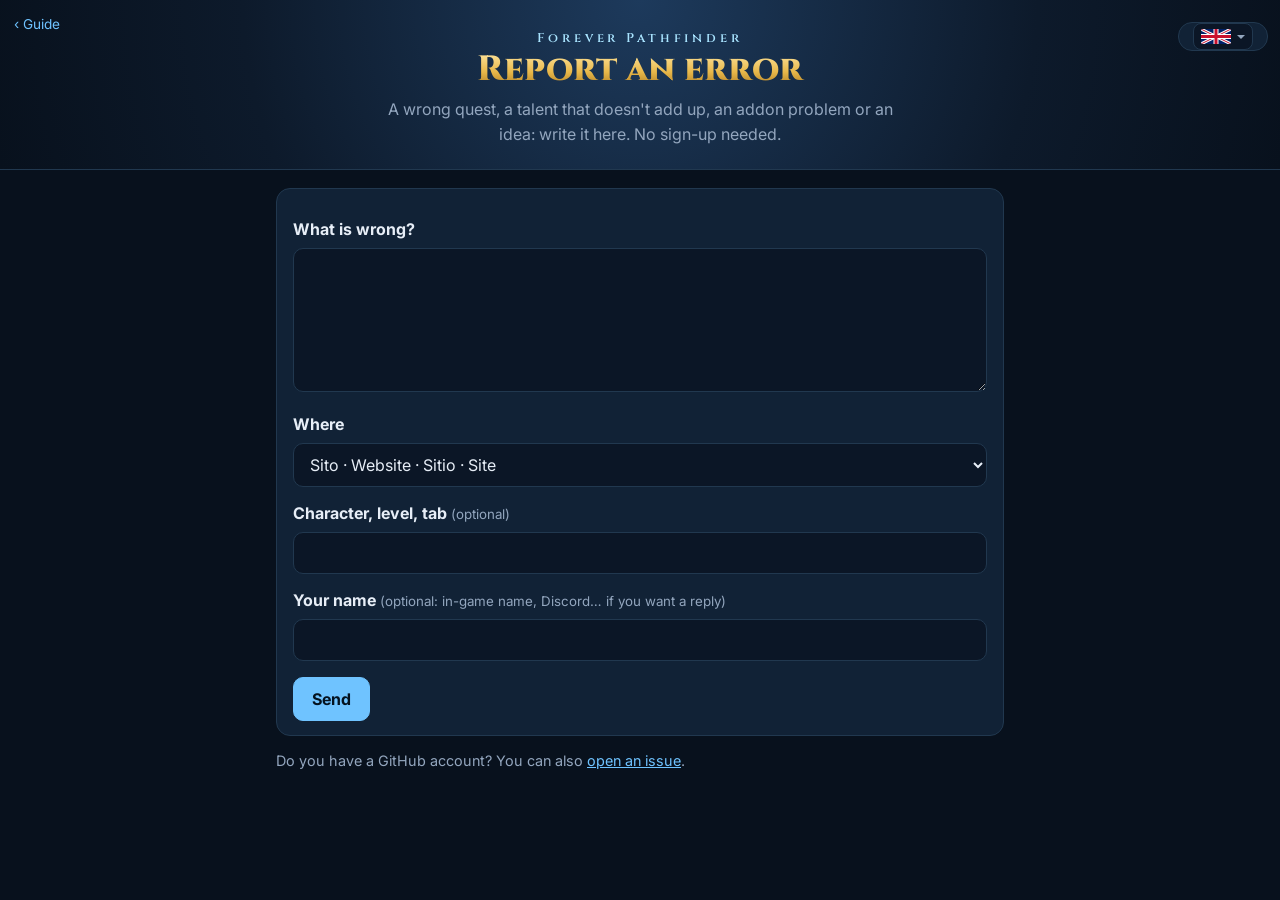
<file: report.html>
<!DOCTYPE html>
<html lang="it"><head>
<meta charset="utf-8"><meta name="viewport" content="width=device-width, initial-scale=1, viewport-fit=cover">
<meta name="theme-color" content="#0a1422">
<title>Segnala un errore – Forever Pathfinder</title>
<meta name="description" content="Segnala un errore della guida Forever Pathfinder o dell'addon, senza registrarti.">
<link rel="icon" href="icon-192.png"><link rel="apple-touch-icon" href="icon-180.png">
<link rel="preconnect" href="https://fonts.googleapis.com"><link rel="preconnect" href="https://fonts.gstatic.com" crossorigin>
<link href="https://fonts.googleapis.com/css2?family=Cinzel:wght@600;800&family=Inter:wght@400;600;800&display=swap" rel="stylesheet">
<!-- pagina scritta a mano: le segnalazioni vanno a un Google Form (FORM e i campi entry.* qui sotto), senza login -->
<style>
:root{--bg:#08111d;--bg2:#0d1a2b;--card:#112236;--card2:#162b44;--tx:#e7eef7;--mu:#93a6be;--ac:#6fc3ff;--ice:#a9e4ff;--gold:#e8b84a;--ok:#5fd68b;--wa:#f2a93b;--bd:#21384f;--r:14px}
*{box-sizing:border-box}
body{margin:0;background:var(--bg);color:var(--tx);font:16px/1.55 Inter,system-ui,sans-serif}
a{color:var(--ac)}
.hero{position:relative;text-align:center;padding:30px 16px 22px;background:radial-gradient(circle at 50% 0,#1d3a5c 0,var(--bg2) 60%,var(--bg) 100%);border-bottom:1px solid var(--bd)}
.hero small{display:block;font:600 .8rem Cinzel,serif;letter-spacing:.3em;color:var(--ice)}
.hero h1{margin:.1em 0 0;font:800 2.2rem/1.1 Cinzel,serif;background:linear-gradient(#ffe7a3,#e8b84a 55%,#a8761e);-webkit-background-clip:text;background-clip:text;color:transparent}
.hero p{margin:.5em auto 0;max-width:34em;color:var(--mu)}
.lang{position:absolute;top:12px;right:12px;z-index:3;text-align:left}.lang>summary{display:flex;align-items:center;gap:6px;padding:5px 7px;border:1px solid var(--bd);border-radius:8px;background:#0b1626;cursor:pointer;list-style:none;line-height:0}.lang>summary::-webkit-details-marker{display:none}.lang>summary:after{content:"";border:4px solid transparent;border-top-color:var(--mu);margin-top:4px}.lang>summary:hover,.lang[open]>summary{border-color:var(--gold)}.lang>div{position:absolute;right:0;top:calc(100% + 6px);display:grid;min-width:160px;padding:4px;border-radius:9px;background:#0b1626;border:1px solid var(--bd);box-shadow:0 10px 28px #000a}.lang a{display:flex;align-items:center;gap:10px;padding:9px 10px;border-radius:6px;color:var(--tx,#e7eef7);text-decoration:none;line-height:1.2}.lang a:hover,.lang a[aria-current]{background:var(--card2)}.lang a[aria-current]{color:var(--gold)}.lang svg{display:block;border-radius:2px;flex:none}
.back{position:absolute;top:14px;left:14px;font-size:.85rem;text-decoration:none}
main{max-width:760px;margin:0 auto;padding:6px 16px 40px}
h2{font:800 1.35rem Cinzel,serif;color:var(--gold);margin:1.6em 0 .5em}
h3{margin:1.1em 0 .3em;color:var(--ice);font-size:1.02rem}
.card{background:var(--card);border:1px solid var(--bd);border-radius:var(--r);padding:14px 16px;margin:12px 0}
.btn{display:inline-flex;align-items:center;gap:6px;border:1px solid var(--ac);border-radius:10px;padding:10px 18px;font:700 1rem Inter,sans-serif;text-decoration:none;color:#04121f;background:var(--ac)}
.btn.sec{background:var(--card2);color:var(--tx)}
.btns{display:flex;flex-wrap:wrap;gap:10px;justify-content:center;margin:16px 0 4px}
.pill{display:inline-block;border-radius:99px;padding:1px 9px;font-size:.75rem;font-weight:800;border:1px solid #6b4f22;color:var(--wa);vertical-align:middle}
.note{color:var(--mu);font-size:.9rem}
ol.steps{padding-left:1.3em}ol.steps li{margin:.55em 0}
code,kbd{font:600 .9em ui-monospace,Consolas,monospace;background:#0b1626;border:1px solid var(--bd);border-radius:6px;padding:1px 6px;color:var(--ice)}
pre{background:#0b1626;border:1px solid var(--bd);border-radius:10px;padding:10px 12px;overflow-x:auto;font:600 .85rem ui-monospace,Consolas,monospace;color:var(--ice);margin:.5em 0}
table{width:100%;border-collapse:collapse;font-size:.93rem}
td,th{text-align:left;padding:8px 6px;border-bottom:1px solid var(--bd);vertical-align:top}th{color:var(--mu);font-weight:600}
td:first-child{white-space:nowrap}
details{background:var(--card);border:1px solid var(--bd);border-radius:var(--r);margin:10px 0;padding:0 14px}
summary{cursor:pointer;padding:12px 0;font-weight:700}details[open]{padding-bottom:12px}
.gal{display:grid;grid-template-columns:1fr;gap:18px;margin:14px 0}
.gal figure{margin:0}
.gal img{display:block;width:auto;max-width:100%;height:auto;margin:0 auto;border-radius:6px;box-shadow:0 8px 24px #000a}
.gal figcaption{color:var(--mu);font-size:.88rem;margin-top:8px;text-align:center}
.keys{display:flex;flex-wrap:wrap;gap:6px}.keys code{font-size:.8rem}
[data-l]{display:none}html[lang=it] [data-l=it],html[lang=en] [data-l=en],html[lang=es] [data-l=es],html[lang=fr] [data-l=fr]{display:block}
html[lang=it] span[data-l=it],html[lang=en] span[data-l=en],html[lang=es] span[data-l=es],html[lang=fr] span[data-l=fr]{display:inline}
.totop{position:fixed;right:16px;bottom:max(16px,env(safe-area-inset-bottom));width:48px;height:48px;border-radius:50%;display:grid;place-items:center;background:var(--card2);color:var(--gold);border:1px solid var(--gold);box-shadow:0 6px 18px #000a;cursor:pointer;opacity:0;transform:translateY(12px);pointer-events:none;transition:opacity .2s,transform .2s}.totop.on{opacity:1;transform:none;pointer-events:auto}
@media(prefers-reduced-motion:reduce){.totop{transition:none}html{scroll-behavior:auto}}
@media(max-width:520px){.btn,.back,.lang>summary,.lang a{min-height:44px}.back{display:inline-flex;align-items:center;padding:0 6px}.lang>summary{min-width:44px;justify-content:center}}
@media(max-width:480px){.hero h1{font-size:1.8rem}td:first-child{white-space:normal}}

label{display:block;font-weight:700;margin:14px 0 6px}label small{font-weight:400;color:var(--mu)}
textarea,input[type=text],select{width:100%;font:16px Inter,system-ui,sans-serif;color:var(--tx);background:#0b1626;border:1px solid var(--bd);border-radius:10px;padding:10px 12px}
textarea{min-height:9em;resize:vertical}textarea:focus,input:focus,select:focus{outline:2px solid var(--ac);outline-offset:1px}
button.btn{cursor:pointer;margin-top:16px;min-height:44px}button.btn:disabled{opacity:.6;cursor:wait}
.hp{position:absolute;left:-9999px}
@media(max-width:520px){.hero{padding-top:64px}}
#ok{display:none;border-color:var(--ok)}#err{display:none;border-color:var(--wa)}
</style></head><body>

<header class="hero">
 <a class="back" href="./"><span data-l="it">‹ Guida</span><span data-l="en">‹ Guide</span><span data-l="es">‹ Guía</span><span data-l="fr">‹ Guide</span></a>
 <details class="lang" id="lang"><summary aria-label="Lingua · Language · Idioma · Langue"></summary><div><a href="#" data-lang="it" lang="it"><svg viewBox="0 0 60 30" width="30" height="15" aria-hidden="true"><path fill="#009246" d="M0 0h20v30H0z"/><path fill="#fff" d="M20 0h20v30H20z"/><path fill="#CE2B37" d="M40 0h20v30H40z"/></svg>Italiano</a><a href="#" data-lang="en" lang="en"><svg viewBox="0 0 60 30" width="30" height="15" aria-hidden="true"><path fill="#012169" d="M0 0h60v30H0z"/><path stroke="#fff" stroke-width="6" d="M0 0l60 30M60 0L0 30"/><path stroke="#C8102E" stroke-width="2" d="M0 0l60 30M60 0L0 30"/><path stroke="#fff" stroke-width="10" d="M30 0v30M0 15h60"/><path stroke="#C8102E" stroke-width="6" d="M30 0v30M0 15h60"/></svg>English</a><a href="#" data-lang="es" lang="es"><svg viewBox="0 0 60 30" width="30" height="15" aria-hidden="true"><path fill="#AA151B" d="M0 0h60v30H0z"/><path fill="#F1BF00" d="M0 7.5h60v15H0z"/></svg>Español</a><a href="#" data-lang="fr" lang="fr"><svg viewBox="0 0 60 30" width="30" height="15" aria-hidden="true"><path fill="#002395" d="M0 0h20v30H0z"/><path fill="#fff" d="M20 0h20v30H20z"/><path fill="#ED2939" d="M40 0h20v30H40z"/></svg>Français</a></div></details>
 <small>Forever Pathfinder</small>
 <h1><span data-l="it">Segnala un errore</span><span data-l="en">Report an error</span><span data-l="es">Informar de un error</span><span data-l="fr">Signaler une erreur</span></h1>
 <p data-l="it">Una quest sbagliata, un talento che non torna, un problema dell'addon o un'idea: scrivila qui. Non serve registrarsi.</p>
 <p data-l="en">A wrong quest, a talent that doesn't add up, an addon problem or an idea: write it here. No sign-up needed.</p>
 <p data-l="es">Una quest equivocada, un talento que no cuadra, un problema del addon o una idea: escríbelo aquí. No hace falta registrarse.</p>
 <p data-l="fr">Une quête fausse, un talent qui ne colle pas, un problème de l’addon ou une idée : écrivez-le ici. Pas besoin de s’inscrire.</p>
</header>
<main>
<form class="card" id="f" novalidate>
 <label for="msg"><span data-l="it">Cosa non va?</span><span data-l="en">What is wrong?</span><span data-l="es">¿Qué falla?</span><span data-l="fr">Qu’est-ce qui ne va pas ?</span></label>
 <textarea id="msg" required></textarea>
 <label for="where"><span data-l="it">Dove</span><span data-l="en">Where</span><span data-l="es">Dónde</span><span data-l="fr">Où</span></label>
 <select id="where"><option value="Sito">Sito · Website · Sitio · Site</option><option value="Addon">Addon</option><option value="Altro">Altro · Other · Otro · Autre</option></select>
 <label for="ctx"><span data-l="it">Personaggio, livello, scheda</span><span data-l="en">Character, level, tab</span><span data-l="es">Personaje, nivel, pestaña</span><span data-l="fr">Personnage, niveau, onglet</span> <small><span data-l="it">(facoltativo)</span><span data-l="en">(optional)</span><span data-l="es">(opcional)</span><span data-l="fr">(facultatif)</span></small></label>
 <input type="text" id="ctx" maxlength="200">
 <label for="user"><span data-l="it">Il tuo nome</span><span data-l="en">Your name</span><span data-l="es">Tu nombre</span><span data-l="fr">Votre nom</span> <small><span data-l="it">(facoltativo: nome in gioco, Discord… se vuoi una risposta)</span><span data-l="en">(optional: in-game name, Discord… if you want a reply)</span><span data-l="es">(opcional: nombre en el juego, Discord… si quieres una respuesta)</span><span data-l="fr">(facultatif : nom en jeu, Discord… si vous voulez une réponse)</span></small></label>
 <input type="text" id="user" maxlength="80" autocomplete="nickname">
 <input type="text" id="hp" class="hp" tabindex="-1" autocomplete="off" aria-hidden="true">
 <button class="btn" id="send" type="submit"><span data-l="it">Invia</span><span data-l="en">Send</span><span data-l="es">Enviar</span><span data-l="fr">Envoyer</span></button>
 <p class="note" id="need" style="display:none"><span data-l="it">Scrivi prima cosa non va.</span><span data-l="en">Write what is wrong first.</span><span data-l="es">Escribe primero qué falla.</span><span data-l="fr">Écrivez d’abord ce qui ne va pas.</span></p>
</form>
<div class="card" id="ok" role="status"><p data-l="it"><b>Grazie!</b> La segnalazione è arrivata. <a href="#" id="again">Segnalane un'altra</a> o <a href="./">torna alla guida</a>.</p><p data-l="en"><b>Thank you!</b> Your report has arrived. <a href="#" id="again2">Send another one</a> or <a href="./">go back to the guide</a>.</p><p data-l="es"><b>¡Gracias!</b> El aviso ha llegado. <a href="#" id="again3">Envía otro</a> o <a href="./">vuelve a la guía</a>.</p><p data-l="fr"><b>Merci !</b> Votre signalement est arrivé. <a href="#" id="again4">Envoyez-en un autre</a> ou <a href="./">retournez au guide</a>.</p></div>
<div class="card" id="err" role="alert"><p data-l="it">Invio non riuscito: controlla la connessione e riprova.</p><p data-l="en">Sending failed: check your connection and try again.</p><p data-l="es">No se ha podido enviar: comprueba la conexión y vuelve a intentarlo.</p><p data-l="fr">L’envoi a échoué : vérifiez votre connexion et réessayez.</p></div>
<p class="note" data-l="it">Hai un account GitHub? Puoi anche <a href="https://github.com/foreverpathfinder/foreverpathfinder.github.io/issues" target="_blank" rel="noopener">aprire una issue</a>.</p>
<p class="note" data-l="en">Do you have a GitHub account? You can also <a href="https://github.com/foreverpathfinder/foreverpathfinder.github.io/issues" target="_blank" rel="noopener">open an issue</a>.</p>
<p class="note" data-l="es">¿Tienes una cuenta de GitHub? También puedes <a href="https://github.com/foreverpathfinder/foreverpathfinder.github.io/issues" target="_blank" rel="noopener">abrir una issue</a>.</p>
<p class="note" data-l="fr">Vous avez un compte GitHub ? Vous pouvez aussi <a href="https://github.com/foreverpathfinder/foreverpathfinder.github.io/issues" target="_blank" rel="noopener">ouvrir une issue</a>.</p>
</main>

<script>
// Google Form che raccoglie le segnalazioni (risposte nel foglio Google collegato)
var FORM='https://docs.google.com/forms/d/e/1FAIpQLSdPmLU4zYElMv8cEd97mvTNT2QvFY2yoViSMeZ3vhJrWIvomg/formResponse',E={msg:'entry.2073779074',where:'entry.1541280306',ctx:'entry.2078296171',user:'entry.1127451134'};
function $(i){return document.getElementById(i)}
var LS=['it','en','es','fr'],M=document.getElementById('lang');
function setLang(l){document.documentElement.lang=l;[].forEach.call(M.querySelectorAll('a'),function(a){if(a.dataset.lang===l){a.setAttribute('aria-current','true');M.firstChild.innerHTML=a.querySelector('svg').outerHTML}else a.removeAttribute('aria-current')})}
var lg='it';try{lg=localStorage.getItem('wfcLang');var lb=(navigator.language||'').slice(0,2).toLowerCase();if(LS.indexOf(lg)<0)lg=LS.indexOf(lb)>-1?lb:'en'}catch(e){}
setLang(lg);
[].forEach.call(M.querySelectorAll('a'),function(a){a.onclick=function(e){e.preventDefault();setLang(a.dataset.lang);M.open=false;try{localStorage.setItem('wfcLang',a.dataset.lang)}catch(x){}}});
// dal sito e dall'addon arrivano ?c=contesto (personaggio, livello, versione) e ?d=Addon
// (?a=versione-guida è il link corto dell'addon)
var q=new URLSearchParams(location.search),a=q.get('a');$('ctx').value=a?'Addon v'+a:q.get('c')||'';if(a||q.get('d'))$('where').value=a?'Addon':q.get('d');
$('f').onsubmit=function(ev){ev.preventDefault();
 if(!$('msg').value.trim()){$('need').style.display='block';$('msg').focus();return}
 $('need').style.display='none';$('err').style.display='none';
 if($('hp').value){done();return} // campo nascosto riempito: è un bot
 var b=new URLSearchParams();for(var k in E)b.append(E[k],($(k).value||'').trim()+(k==='ctx'?' ['+document.documentElement.lang+']':''));
 $('send').disabled=true;
 // Google non permette di leggere la risposta (no-cors): se la rete risponde, la segnalazione è arrivata
 fetch(FORM,{method:'POST',mode:'no-cors',body:b}).then(done,function(){$('err').style.display='block'}).finally(function(){$('send').disabled=false})};
function done(){$('f').style.display='none';$('ok').style.display='block';$('msg').value=''}
$('again').onclick=$('again2').onclick=$('again3').onclick=$('again4').onclick=function(e){e.preventDefault();$('ok').style.display='none';$('f').style.display='block';$('msg').focus()};
</script>
</body></html>
</file>
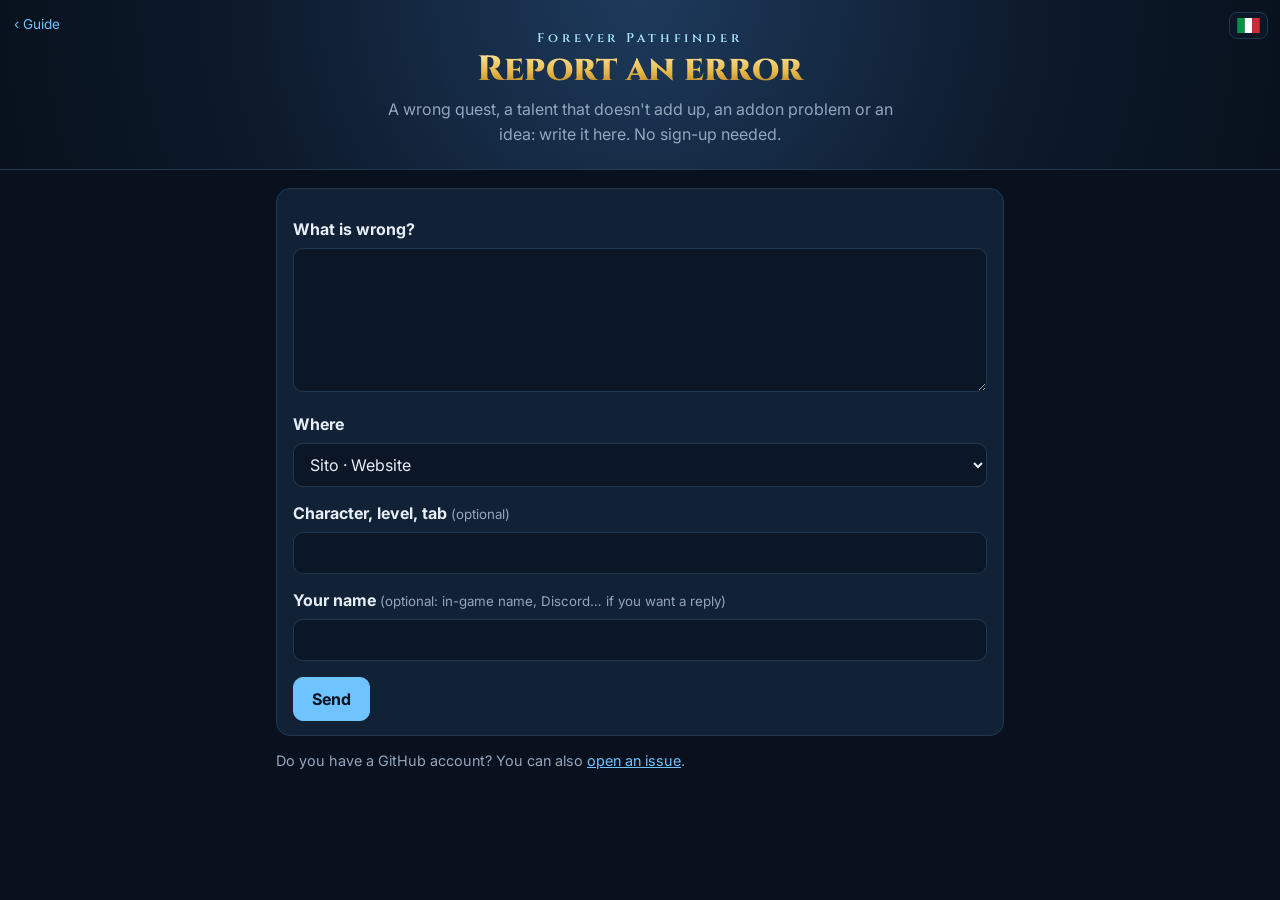
<file: segnala.html>
<!DOCTYPE html>
<html lang="it"><head>
<meta charset="utf-8"><meta name="viewport" content="width=device-width, initial-scale=1, viewport-fit=cover">
<meta name="theme-color" content="#0a1422">
<title>Segnala un errore – Forever Pathfinder</title>
<meta name="description" content="Segnala un errore della guida Forever Pathfinder o dell'addon, senza registrarti.">
<link rel="icon" href="icon-192.png"><link rel="apple-touch-icon" href="icon-180.png">
<link rel="preconnect" href="https://fonts.googleapis.com"><link rel="preconnect" href="https://fonts.gstatic.com" crossorigin>
<link href="https://fonts.googleapis.com/css2?family=Cinzel:wght@600;800&family=Inter:wght@400;600;800&display=swap" rel="stylesheet">
<!-- pagina scritta a mano: le segnalazioni vanno a un Google Form (FORM e i campi entry.* qui sotto), senza login -->
<style>
:root{--bg:#08111d;--bg2:#0d1a2b;--card:#112236;--card2:#162b44;--tx:#e7eef7;--mu:#93a6be;--ac:#6fc3ff;--ice:#a9e4ff;--gold:#e8b84a;--ok:#5fd68b;--wa:#f2a93b;--bd:#21384f;--r:14px}
*{box-sizing:border-box}
body{margin:0;background:var(--bg);color:var(--tx);font:16px/1.55 Inter,system-ui,sans-serif}
a{color:var(--ac)}
.hero{position:relative;text-align:center;padding:30px 16px 22px;background:radial-gradient(circle at 50% 0,#1d3a5c 0,var(--bg2) 60%,var(--bg) 100%);border-bottom:1px solid var(--bd)}
.hero small{display:block;font:600 .8rem Cinzel,serif;letter-spacing:.3em;color:var(--ice)}
.hero h1{margin:.1em 0 0;font:800 2.2rem/1.1 Cinzel,serif;background:linear-gradient(#ffe7a3,#e8b84a 55%,#a8761e);-webkit-background-clip:text;background-clip:text;color:transparent}
.hero p{margin:.5em auto 0;max-width:34em;color:var(--mu)}
.lang{position:absolute;top:12px;right:12px;display:flex;padding:5px 7px;border:1px solid var(--bd);border-radius:8px;background:#0b1626;cursor:pointer}
.back{position:absolute;top:14px;left:14px;font-size:.85rem;text-decoration:none}
main{max-width:760px;margin:0 auto;padding:6px 16px 40px}
h2{font:800 1.35rem Cinzel,serif;color:var(--gold);margin:1.6em 0 .5em}
h3{margin:1.1em 0 .3em;color:var(--ice);font-size:1.02rem}
.card{background:var(--card);border:1px solid var(--bd);border-radius:var(--r);padding:14px 16px;margin:12px 0}
.btn{display:inline-flex;align-items:center;gap:6px;border:1px solid var(--ac);border-radius:10px;padding:10px 18px;font:700 1rem Inter,sans-serif;text-decoration:none;color:#04121f;background:var(--ac)}
.btn.sec{background:var(--card2);color:var(--tx)}
.btns{display:flex;flex-wrap:wrap;gap:10px;justify-content:center;margin:16px 0 4px}
.pill{display:inline-block;border-radius:99px;padding:1px 9px;font-size:.75rem;font-weight:800;border:1px solid #6b4f22;color:var(--wa);vertical-align:middle}
.note{color:var(--mu);font-size:.9rem}
ol.steps{padding-left:1.3em}ol.steps li{margin:.55em 0}
code,kbd{font:600 .9em ui-monospace,Consolas,monospace;background:#0b1626;border:1px solid var(--bd);border-radius:6px;padding:1px 6px;color:var(--ice)}
pre{background:#0b1626;border:1px solid var(--bd);border-radius:10px;padding:10px 12px;overflow-x:auto;font:600 .85rem ui-monospace,Consolas,monospace;color:var(--ice);margin:.5em 0}
table{width:100%;border-collapse:collapse;font-size:.93rem}
td,th{text-align:left;padding:8px 6px;border-bottom:1px solid var(--bd);vertical-align:top}th{color:var(--mu);font-weight:600}
td:first-child{white-space:nowrap}
details{background:var(--card);border:1px solid var(--bd);border-radius:var(--r);margin:10px 0;padding:0 14px}
summary{cursor:pointer;padding:12px 0;font-weight:700}details[open]{padding-bottom:12px}
.gal{display:grid;grid-template-columns:1fr;gap:18px;margin:14px 0}
.gal figure{margin:0}
.gal img{display:block;width:auto;max-width:100%;height:auto;margin:0 auto;border-radius:6px;box-shadow:0 8px 24px #000a}
.gal figcaption{color:var(--mu);font-size:.88rem;margin-top:8px;text-align:center}
.keys{display:flex;flex-wrap:wrap;gap:6px}.keys code{font-size:.8rem}
[data-l]{display:none}html[lang=it] [data-l=it],html[lang=en] [data-l=en]{display:block}
html[lang=it] span[data-l=it],html[lang=en] span[data-l=en]{display:inline}
.totop{position:fixed;right:16px;bottom:max(16px,env(safe-area-inset-bottom));width:48px;height:48px;border-radius:50%;display:grid;place-items:center;background:var(--card2);color:var(--gold);border:1px solid var(--gold);box-shadow:0 6px 18px #000a;cursor:pointer;opacity:0;transform:translateY(12px);pointer-events:none;transition:opacity .2s,transform .2s}.totop.on{opacity:1;transform:none;pointer-events:auto}
@media(prefers-reduced-motion:reduce){.totop{transition:none}html{scroll-behavior:auto}}
@media(max-width:520px){.btn,.back,.lang{min-height:44px}.back{display:inline-flex;align-items:center;padding:0 6px}.lang{min-width:44px;align-items:center;justify-content:center}}
@media(max-width:480px){.hero h1{font-size:1.8rem}td:first-child{white-space:normal}}

label{display:block;font-weight:700;margin:14px 0 6px}label small{font-weight:400;color:var(--mu)}
textarea,input[type=text],select{width:100%;font:16px Inter,system-ui,sans-serif;color:var(--tx);background:#0b1626;border:1px solid var(--bd);border-radius:10px;padding:10px 12px}
textarea{min-height:9em;resize:vertical}textarea:focus,input:focus,select:focus{outline:2px solid var(--ac);outline-offset:1px}
button.btn{cursor:pointer;margin-top:16px;min-height:44px}button.btn:disabled{opacity:.6;cursor:wait}
.hp{position:absolute;left:-9999px}
@media(max-width:520px){.hero{padding-top:64px}}
#ok{display:none;border-color:var(--ok)}#err{display:none;border-color:var(--wa)}
</style></head><body>

<header class="hero">
 <a class="back" href="./"><span data-l="it">‹ Guida</span><span data-l="en">‹ Guide</span></a>
 <button class="lang" id="lang" type="button" aria-label="Lingua / Language"><svg id="flagEn" viewBox="0 0 60 30" width="30" height="15" aria-hidden="true"><path fill="#012169" d="M0 0h60v30H0z"/><path stroke="#fff" stroke-width="6" d="M0 0l60 30M60 0L0 30"/><path stroke="#C8102E" stroke-width="2" d="M0 0l60 30M60 0L0 30"/><path stroke="#fff" stroke-width="10" d="M30 0v30M0 15h60"/><path stroke="#C8102E" stroke-width="6" d="M30 0v30M0 15h60"/></svg><svg id="flagIt" viewBox="0 0 3 2" width="23" height="15" aria-hidden="true" style="display:none"><path fill="#009246" d="M0 0h1v2H0z"/><path fill="#fff" d="M1 0h1v2H1z"/><path fill="#CE2B37" d="M2 0h1v2H2z"/></svg></button>
 <small>Forever Pathfinder</small>
 <h1><span data-l="it">Segnala un errore</span><span data-l="en">Report an error</span></h1>
 <p data-l="it">Una quest sbagliata, un talento che non torna, un problema dell'addon o un'idea: scrivila qui. Non serve registrarsi.</p>
 <p data-l="en">A wrong quest, a talent that doesn't add up, an addon problem or an idea: write it here. No sign-up needed.</p>
</header>
<main>
<form class="card" id="f" novalidate>
 <label for="msg"><span data-l="it">Cosa non va?</span><span data-l="en">What is wrong?</span></label>
 <textarea id="msg" required></textarea>
 <label for="where"><span data-l="it">Dove</span><span data-l="en">Where</span></label>
 <select id="where"><option value="Sito">Sito · Website</option><option value="Addon">Addon</option><option value="Altro">Altro · Other</option></select>
 <label for="ctx"><span data-l="it">Personaggio, livello, scheda</span><span data-l="en">Character, level, tab</span> <small><span data-l="it">(facoltativo)</span><span data-l="en">(optional)</span></small></label>
 <input type="text" id="ctx" maxlength="200">
 <label for="user"><span data-l="it">Il tuo nome</span><span data-l="en">Your name</span> <small><span data-l="it">(facoltativo: nome in gioco, Discord… se vuoi una risposta)</span><span data-l="en">(optional: in-game name, Discord… if you want a reply)</span></small></label>
 <input type="text" id="user" maxlength="80" autocomplete="nickname">
 <input type="text" id="hp" class="hp" tabindex="-1" autocomplete="off" aria-hidden="true">
 <button class="btn" id="send" type="submit"><span data-l="it">Invia</span><span data-l="en">Send</span></button>
 <p class="note" id="need" style="display:none"><span data-l="it">Scrivi prima cosa non va.</span><span data-l="en">Write what is wrong first.</span></p>
</form>
<div class="card" id="ok" role="status"><p data-l="it"><b>Grazie!</b> La segnalazione è arrivata. <a href="#" id="again">Segnalane un'altra</a> o <a href="./">torna alla guida</a>.</p><p data-l="en"><b>Thank you!</b> Your report has arrived. <a href="#" id="again2">Send another one</a> or <a href="./">go back to the guide</a>.</p></div>
<div class="card" id="err" role="alert"><p data-l="it">Invio non riuscito: controlla la connessione e riprova.</p><p data-l="en">Sending failed: check your connection and try again.</p></div>
<p class="note" data-l="it">Hai un conto GitHub? Puoi anche <a href="https://github.com/foreverpathfinder/foreverpathfinder.github.io/issues" target="_blank" rel="noopener">aprire una issue</a>.</p>
<p class="note" data-l="en">Do you have a GitHub account? You can also <a href="https://github.com/foreverpathfinder/foreverpathfinder.github.io/issues" target="_blank" rel="noopener">open an issue</a>.</p>
</main>

<script>
// Google Form che raccoglie le segnalazioni (risposte nel foglio Google collegato)
var FORM='https://docs.google.com/forms/d/e/1FAIpQLSdPmLU4zYElMv8cEd97mvTNT2QvFY2yoViSMeZ3vhJrWIvomg/formResponse',E={msg:'entry.2073779074',where:'entry.1541280306',ctx:'entry.2078296171',user:'entry.1127451134'};
function $(i){return document.getElementById(i)}
function setLang(l){document.documentElement.lang=l;$('flagEn').style.display=l==='it'?'':'none';$('flagIt').style.display=l==='en'?'':'none'}
var lg='it';try{lg=localStorage.getItem('wfcLang')||(/^it/i.test(navigator.language)?'it':'en')}catch(e){}
setLang(lg);
$('lang').onclick=function(){var l=document.documentElement.lang==='it'?'en':'it';setLang(l);try{localStorage.setItem('wfcLang',l)}catch(e){}};
// dal sito e dall'addon arrivano ?c=contesto (personaggio, livello, versione) e ?d=Addon
// (?a=versione-guida è il link corto dell'addon)
var q=new URLSearchParams(location.search),a=q.get('a');$('ctx').value=a?'Addon v'+a:q.get('c')||'';if(a||q.get('d'))$('where').value=a?'Addon':q.get('d');
$('f').onsubmit=function(ev){ev.preventDefault();
 if(!$('msg').value.trim()){$('need').style.display='block';$('msg').focus();return}
 $('need').style.display='none';$('err').style.display='none';
 if($('hp').value){done();return} // campo nascosto riempito: è un bot
 var b=new URLSearchParams();for(var k in E)b.append(E[k],($(k).value||'').trim()+(k==='ctx'?' ['+document.documentElement.lang+']':''));
 $('send').disabled=true;
 // Google non permette di leggere la risposta (no-cors): se la rete risponde, la segnalazione è arrivata
 fetch(FORM,{method:'POST',mode:'no-cors',body:b}).then(done,function(){$('err').style.display='block'}).finally(function(){$('send').disabled=false})};
function done(){$('f').style.display='none';$('ok').style.display='block';$('msg').value=''}
$('again').onclick=$('again2').onclick=function(e){e.preventDefault();$('ok').style.display='none';$('f').style.display='block';$('msg').focus()};
</script>
</body></html>
</file>
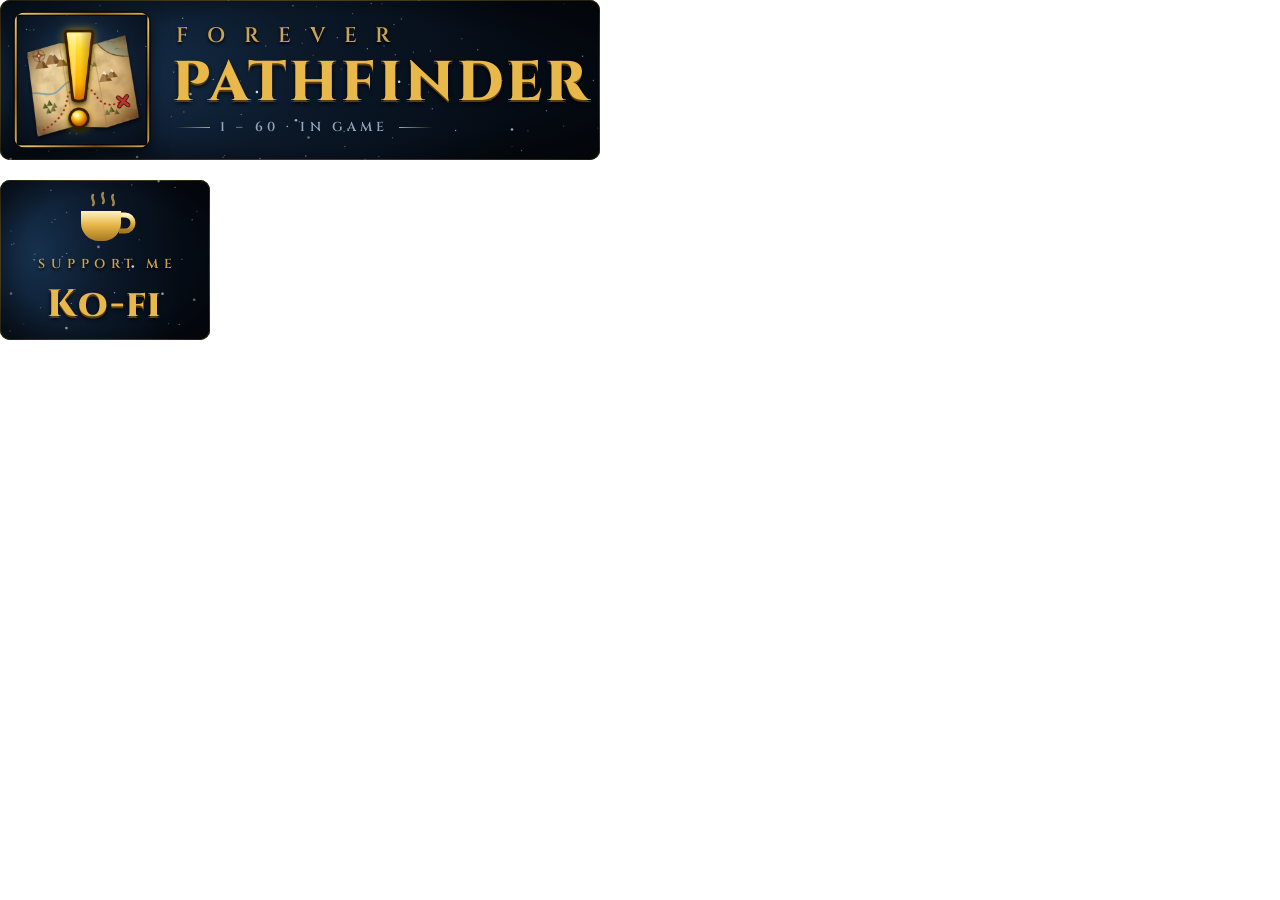
<file: addon/pubblicazione/banner.html>
<!doctype html>
<!-- sorgenti di banner.png (600×160) e kofi.png (210×160) per CurseForge: node src/tools/banner.js -->
<html><head><meta charset="utf-8">
<link href="https://fonts.googleapis.com/css2?family=Cinzel:wght@600;800&display=block" rel="stylesheet">
<style>
html,body{margin:0;background:transparent}
.card{position:relative;overflow:hidden;border-radius:10px;box-sizing:border-box;
  background:radial-gradient(ellipse 70% 130% at 18% 45%, #16304d 0%, #0b1828 50%, #050b14 100%);
  box-shadow:inset 0 0 0 1px #5a4a22}
.card svg.sky{position:absolute;inset:0}
.gold{color:#e8b84a;text-shadow:0 2px 0 #5a3e0c, 0 3px 4px rgba(0,0,0,.9)}
#banner{width:600px;height:160px;display:flex;align-items:center;gap:22px;padding-left:14px}
#banner .logo{position:relative;width:136px;height:136px;flex:none;border-radius:12px;overflow:hidden;box-shadow:0 0 0 1px #050b14, 0 6px 18px rgba(0,0,0,.7)}
#banner .logo img{width:100%;height:100%;display:block}
#banner .word{position:relative;font-family:Cinzel,serif;line-height:1}
#banner .small{font-size:21px;font-weight:600;letter-spacing:.9em;margin:0 0 8px 4px;color:#c9a456;text-shadow:0 2px 3px #000}
#banner .big{font-size:56px;font-weight:800;letter-spacing:.06em}
#banner .rule{display:flex;align-items:center;gap:10px;margin:10px 0 0 4px;color:#93a6be;font:600 13px/1 Cinzel,serif;letter-spacing:.32em}
#banner .rule:before,#banner .rule:after{content:"";height:1px;width:34px;background:linear-gradient(90deg,transparent,#c9a456)}
#banner .rule:after{background:linear-gradient(90deg,#c9a456,transparent)}
#kofi{width:210px;height:160px;display:flex;flex-direction:column;align-items:center;justify-content:center;font-family:Cinzel,serif;text-align:center}
#kofi .cup{position:relative;width:64px;height:52px;margin-bottom:12px}
#kofi .small{font-size:13px;font-weight:600;letter-spacing:.42em;padding-left:.42em;color:#c9a456;text-shadow:0 2px 3px #000}
#kofi .big{font-size:38px;font-weight:800;letter-spacing:.04em;margin-top:6px}
</style></head><body>
<div id="banner" class="card">
 <svg class="sky" viewBox="0 0 600 160" preserveAspectRatio="none"></svg>
 <div class="logo"><img src="logo-400.png" alt=""></div>
 <div class="word"><div class="small">FOREVER</div><div class="big gold">PATHFINDER</div><div class="rule">1 – 60 · IN GAME</div></div>
</div>
<div style="height:20px"></div>
<div id="kofi" class="card">
 <svg class="sky" viewBox="0 0 210 160" preserveAspectRatio="none"></svg>
 <svg class="cup" viewBox="0 0 64 52">
  <defs><linearGradient id="g" x1="0" y1="0" x2="0" y2="1"><stop offset="0" stop-color="#fff2c4"/><stop offset=".45" stop-color="#e8b84a"/><stop offset="1" stop-color="#a8781f"/></linearGradient></defs>
  <path d="M20 4c-3 4 3 6 0 10M30 2c-3 4 3 6 0 10M40 4c-3 4 3 6 0 10" fill="none" stroke="#c9a456" stroke-width="2.4" stroke-linecap="round" opacity=".8"/>
  <path d="M8 20h40v12c0 10-8 18-18 18h-4c-10 0-18-8-18-18z" fill="url(#g)"/>
  <path d="M48 24h4a8 8 0 0 1 0 16h-6" fill="none" stroke="url(#g)" stroke-width="5"/>
 </svg>
 <div class="small">SUPPORT ME</div>
 <div class="big gold">Ko-fi</div>
</div>
<script>
// cielo stellato come lo sfondo del logo: puntini fermi (seme fisso), qualcuno più luminoso
for (const svg of document.querySelectorAll('svg.sky')) {
  const [, , w, h] = svg.getAttribute('viewBox').split(' ').map(Number);
  let s = w * 7 + 3; const r = () => (s = (s * 16807) % 2147483647) / 2147483647;
  let out = '';
  for (let i = 0; i < w * h / 900; i++) { const big = r() < .12;
    out += `<circle cx="${(r() * w).toFixed(1)}" cy="${(r() * h).toFixed(1)}" r="${big ? 1.3 : .7}" fill="${big ? '#e7eef7' : '#93a6be'}" opacity="${(.35 + r() * .6).toFixed(2)}"/>`; }
  svg.innerHTML = out + `<rect width="${w}" height="${h}" fill="url(#v${w})"/>` +
    `<defs><radialGradient id="v${w}" cx="50%" cy="50%" r="75%"><stop offset=".55" stop-color="#000" stop-opacity="0"/><stop offset="1" stop-color="#000" stop-opacity=".7"/></radialGradient></defs>`;
}
</script>
</body></html>
</file>
